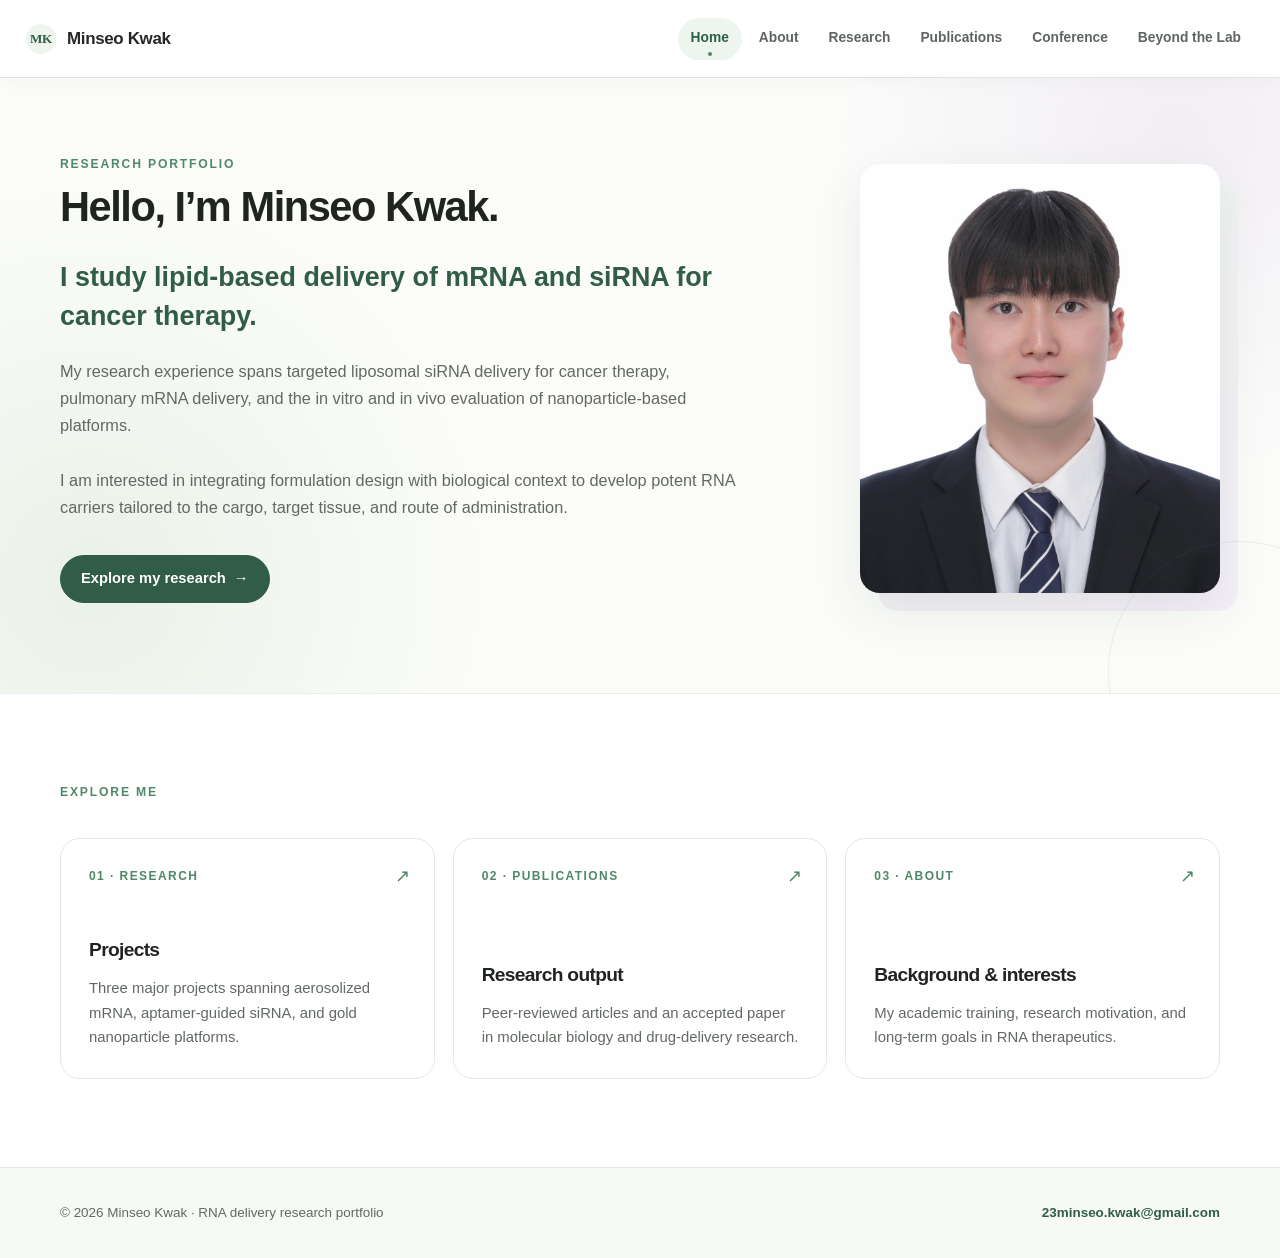
<file: index.html>
<!doctype html>
<html lang="en">
  <head>
    <meta charset="utf-8">
    <meta name="viewport" content="width=device-width, initial-scale=1">
    <meta name="description" content="Research portfolio of Minseo Kwak, focused on lipid-based mRNA and siRNA delivery for cancer therapy.">
    <meta name="theme-color" content="#ffffff">
    <title>Minseo Kwak | RNA Delivery Research</title>
    <link rel="icon" href="favicon.svg" type="image/svg+xml">
    <link rel="stylesheet" href="assets/site.css">
    <script src="assets/site.js" defer></script>
  </head>
  <body>
    <a class="skip-link" href="#main-content">Skip to content</a>
    <header class="site-header">
      <div class="nav-shell">
        <a class="brand" href="./" aria-label="Minseo Kwak home">
          <span class="brand-mark" aria-hidden="true">MK</span>
          <span>Minseo Kwak</span>
        </a>
        <nav class="desktop-nav" aria-label="Primary navigation">
          <a class="nav-link" href="./" aria-current="page">Home</a>
          <a class="nav-link" href="about/">About</a>
          <a class="nav-link" href="research/">Research</a>
          <a class="nav-link" href="publications/">Publications</a>
          <a class="nav-link" href="conference/">Conference</a>
          <a class="nav-link" href="beyond/">Beyond the Lab</a>
        </nav>
        <button class="menu-button" type="button" aria-label="Open navigation" aria-expanded="false" aria-controls="mobile-navigation" data-menu-button>
          <span class="menu-button-lines" aria-hidden="true"></span>
        </button>
      </div>
    </header>
    <nav class="mobile-nav" id="mobile-navigation" aria-label="Mobile navigation" data-mobile-nav>
      <div class="mobile-nav-inner">
        <a class="nav-link" href="./" aria-current="page">Home</a>
        <a class="nav-link" href="about/">About</a>
        <a class="nav-link" href="research/">Research</a>
        <a class="nav-link" href="publications/">Publications</a>
        <a class="nav-link" href="conference/">Conference</a>
        <a class="nav-link" href="beyond/">Beyond the Lab</a>
      </div>
    </nav>

    <main class="page-main" id="main-content">
      <section class="page-hero home-hero">
        <div class="container home-hero-grid">
          <div>
            <p class="eyebrow">Research portfolio</p>
            <h1>Hello, I’m Minseo Kwak.</h1>
            <p class="hero-lead">I study lipid-based delivery of mRNA and siRNA for cancer therapy.</p>
            <p class="hero-copy">My research experience spans targeted liposomal siRNA delivery for cancer therapy, pulmonary mRNA delivery, and the in vitro and in vivo evaluation of nanoparticle-based platforms.</p>
            <p class="hero-copy">I am interested in integrating formulation design with biological context to develop potent RNA carriers tailored to the cargo, target tissue, and route of administration.</p>
            <div class="hero-actions">
              <a class="button" href="research/">Explore my research <span aria-hidden="true">→</span></a>
            </div>
          </div>
          <div class="portrait-card">
            <img src="assets/headshot.jpg" alt="Portrait of Minseo Kwak">
          </div>
        </div>
      </section>

      <section class="section">
        <div class="container">
          <header class="section-heading">
            <p class="eyebrow">Explore Me</p>
          </header>
          <div class="quick-grid">
            <a class="quick-card" href="research/">
              <span>01 · Research</span>
              <div>
                <h3>Projects</h3>
                <p>Three major projects spanning aerosolized mRNA, aptamer-guided siRNA, and gold nanoparticle platforms.</p>
              </div>
            </a>
            <a class="quick-card" href="publications/">
              <span>02 · Publications</span>
              <div>
                <h3>Research output</h3>
                <p>Peer-reviewed articles and an accepted paper in molecular biology and drug-delivery research.</p>
              </div>
            </a>
            <a class="quick-card" href="about/">
              <span>03 · About</span>
              <div>
                <h3>Background &amp; interests</h3>
                <p>My academic training, research motivation, and long-term goals in RNA therapeutics.</p>
              </div>
            </a>
          </div>
        </div>
      </section>

    </main>

    <footer class="site-footer">
      <div class="footer-shell">
        <p>© 2026 Minseo Kwak · RNA delivery research portfolio</p>
        <a href="mailto:23minseo.kwak@gmail.com">23minseo.kwak@gmail.com</a>
      </div>
    </footer>
  </body>
</html>
</file>
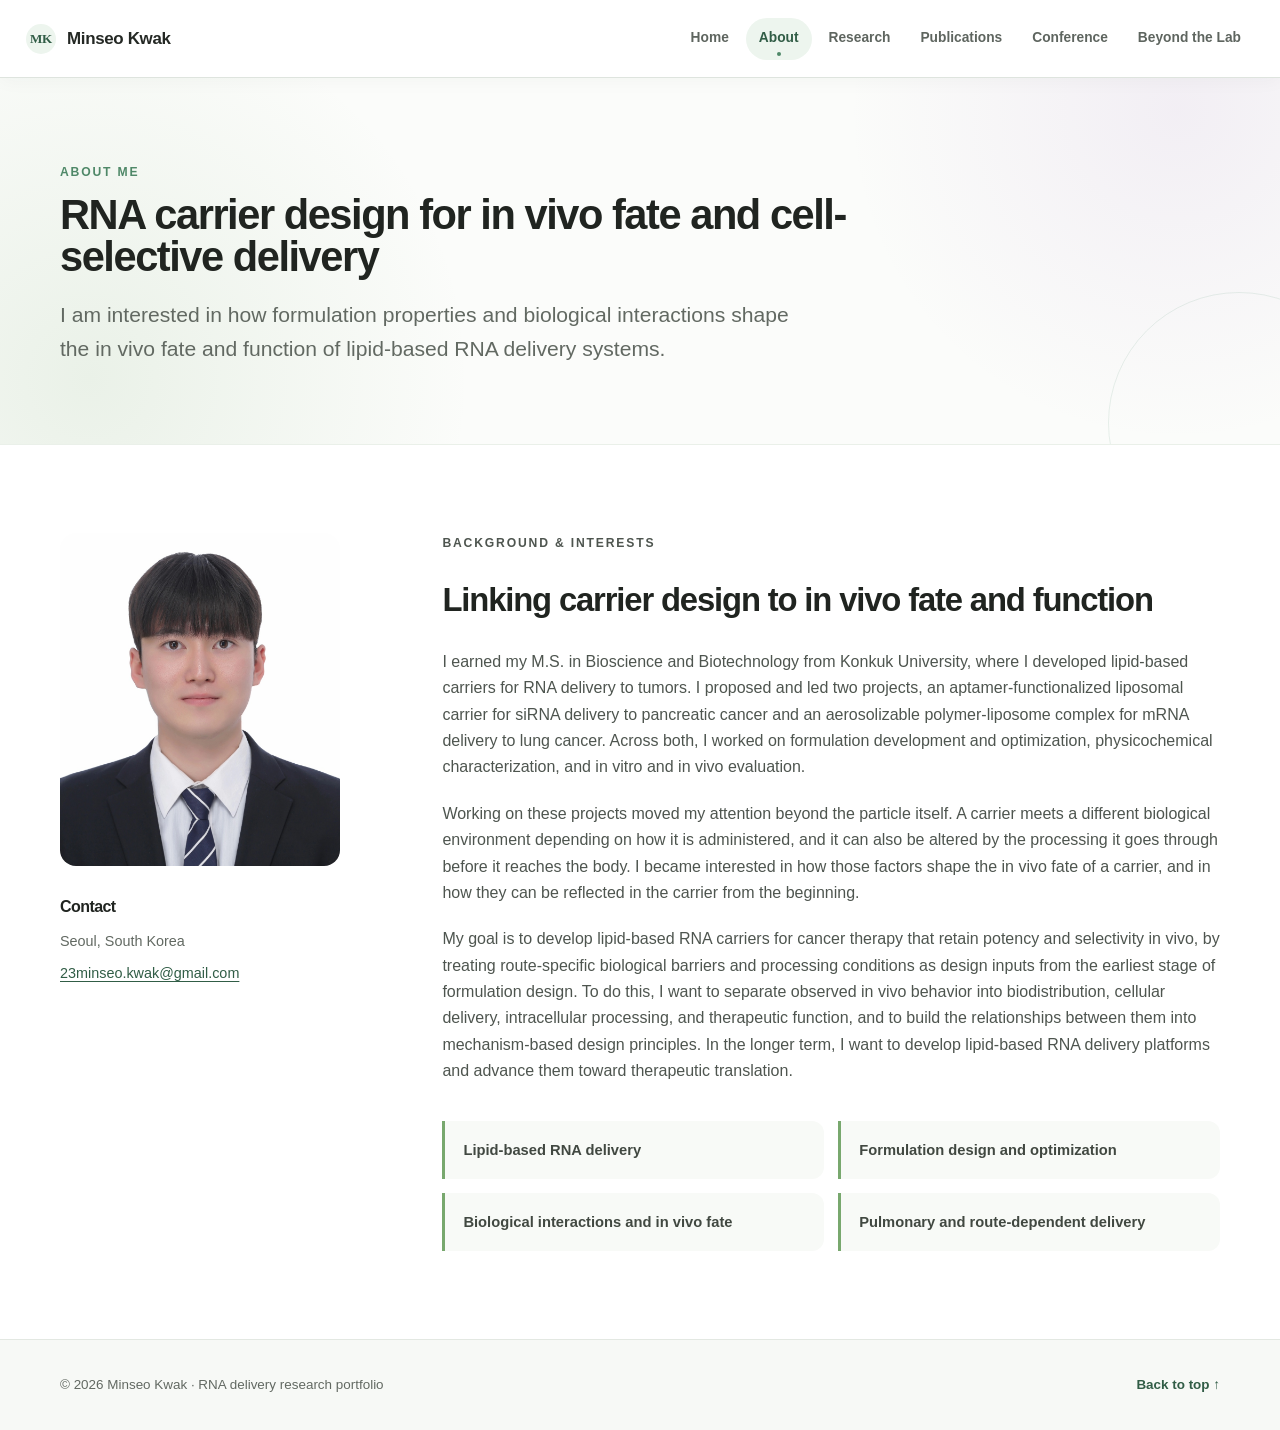
<file: about/index.html>
<!doctype html>
<html lang="en">
  <head>
    <meta charset="utf-8">
    <meta name="viewport" content="width=device-width, initial-scale=1">
    <meta name="description" content="Academic background, research interests, and goals of Minseo Kwak.">
    <meta name="theme-color" content="#ffffff">
    <title>About | Minseo Kwak</title>
    <link rel="icon" href="../favicon.svg" type="image/svg+xml">
    <link rel="stylesheet" href="../assets/site.css">
    <script src="../assets/site.js" defer></script>
  </head>
  <body>
    <a class="skip-link" href="#main-content">Skip to content</a>
    <header class="site-header">
      <div class="nav-shell">
        <a class="brand" href="../" aria-label="Minseo Kwak home"><span class="brand-mark" aria-hidden="true">MK</span><span>Minseo Kwak</span></a>
        <nav class="desktop-nav" aria-label="Primary navigation">
          <a class="nav-link" href="../">Home</a><a class="nav-link" href="../about/" aria-current="page">About</a><a class="nav-link" href="../research/">Research</a><a class="nav-link" href="../publications/">Publications</a><a class="nav-link" href="../conference/">Conference</a><a class="nav-link" href="../beyond/">Beyond the Lab</a>
        </nav>
        <button class="menu-button" type="button" aria-label="Open navigation" aria-expanded="false" aria-controls="mobile-navigation" data-menu-button><span class="menu-button-lines" aria-hidden="true"></span></button>
      </div>
    </header>
    <nav class="mobile-nav" id="mobile-navigation" aria-label="Mobile navigation" data-mobile-nav>
      <div class="mobile-nav-inner">
        <a class="nav-link" href="../">Home</a><a class="nav-link" href="../about/" aria-current="page">About</a><a class="nav-link" href="../research/">Research</a><a class="nav-link" href="../publications/">Publications</a><a class="nav-link" href="../conference/">Conference</a><a class="nav-link" href="../beyond/">Beyond the Lab</a>
      </div>
    </nav>

    <main class="page-main" id="main-content">
      <section class="page-hero about-hero">
        <div class="container">
          <p class="eyebrow">About me</p>
          <h1>RNA carrier design for in vivo fate and cell-selective delivery</h1>
          <p class="lead">I am interested in how formulation properties and biological interactions shape the in vivo fate and function of lipid-based RNA delivery systems.</p>
        </div>
      </section>

      <section class="section">
        <div class="container profile-grid">
          <aside class="profile-aside">
            <img src="../assets/headshot.jpg" alt="Portrait of Minseo Kwak">
            <div>
              <h2>Contact</h2>
              <ul class="contact-list">
                <li>Seoul, South Korea</li>
                <li><a href="mailto:23minseo.kwak@gmail.com">23minseo.kwak@gmail.com</a></li>
              </ul>
            </div>
          </aside>
          <div class="profile-copy">
            <p class="eyebrow">Background &amp; interests</p>
            <h2>Linking carrier design to in vivo fate and function</h2>
            <p>I earned my M.S. in Bioscience and Biotechnology from Konkuk University, where I developed lipid-based carriers for RNA delivery to tumors. I proposed and led two projects, an aptamer-functionalized liposomal carrier for siRNA delivery to pancreatic cancer and an aerosolizable polymer-liposome complex for mRNA delivery to lung cancer. Across both, I worked on formulation development and optimization, physicochemical characterization, and in vitro and in vivo evaluation.</p>
            <p>Working on these projects moved my attention beyond the particle itself. A carrier meets a different biological environment depending on how it is administered, and it can also be altered by the processing it goes through before it reaches the body. I became interested in how those factors shape the in vivo fate of a carrier, and in how they can be reflected in the carrier from the beginning.</p>
            <p>My goal is to develop lipid-based RNA carriers for cancer therapy that retain potency and selectivity in vivo, by treating route-specific biological barriers and processing conditions as design inputs from the earliest stage of formulation design. To do this, I want to separate observed in vivo behavior into biodistribution, cellular delivery, intracellular processing, and therapeutic function, and to build the relationships between them into mechanism-based design principles. In the longer term, I want to develop lipid-based RNA delivery platforms and advance them toward therapeutic translation.</p>
            <ul class="interest-list" aria-label="Research interests">
              <li>Lipid-based RNA delivery</li>
              <li>Formulation design and optimization</li>
              <li>Biological interactions and in vivo fate</li>
              <li>Pulmonary and route-dependent delivery</li>
            </ul>
          </div>
        </div>
      </section>

    </main>

    <footer class="site-footer"><div class="footer-shell"><p>© 2026 Minseo Kwak · RNA delivery research portfolio</p><a href="#main-content">Back to top ↑</a></div></footer>
  </body>
</html>
</file>
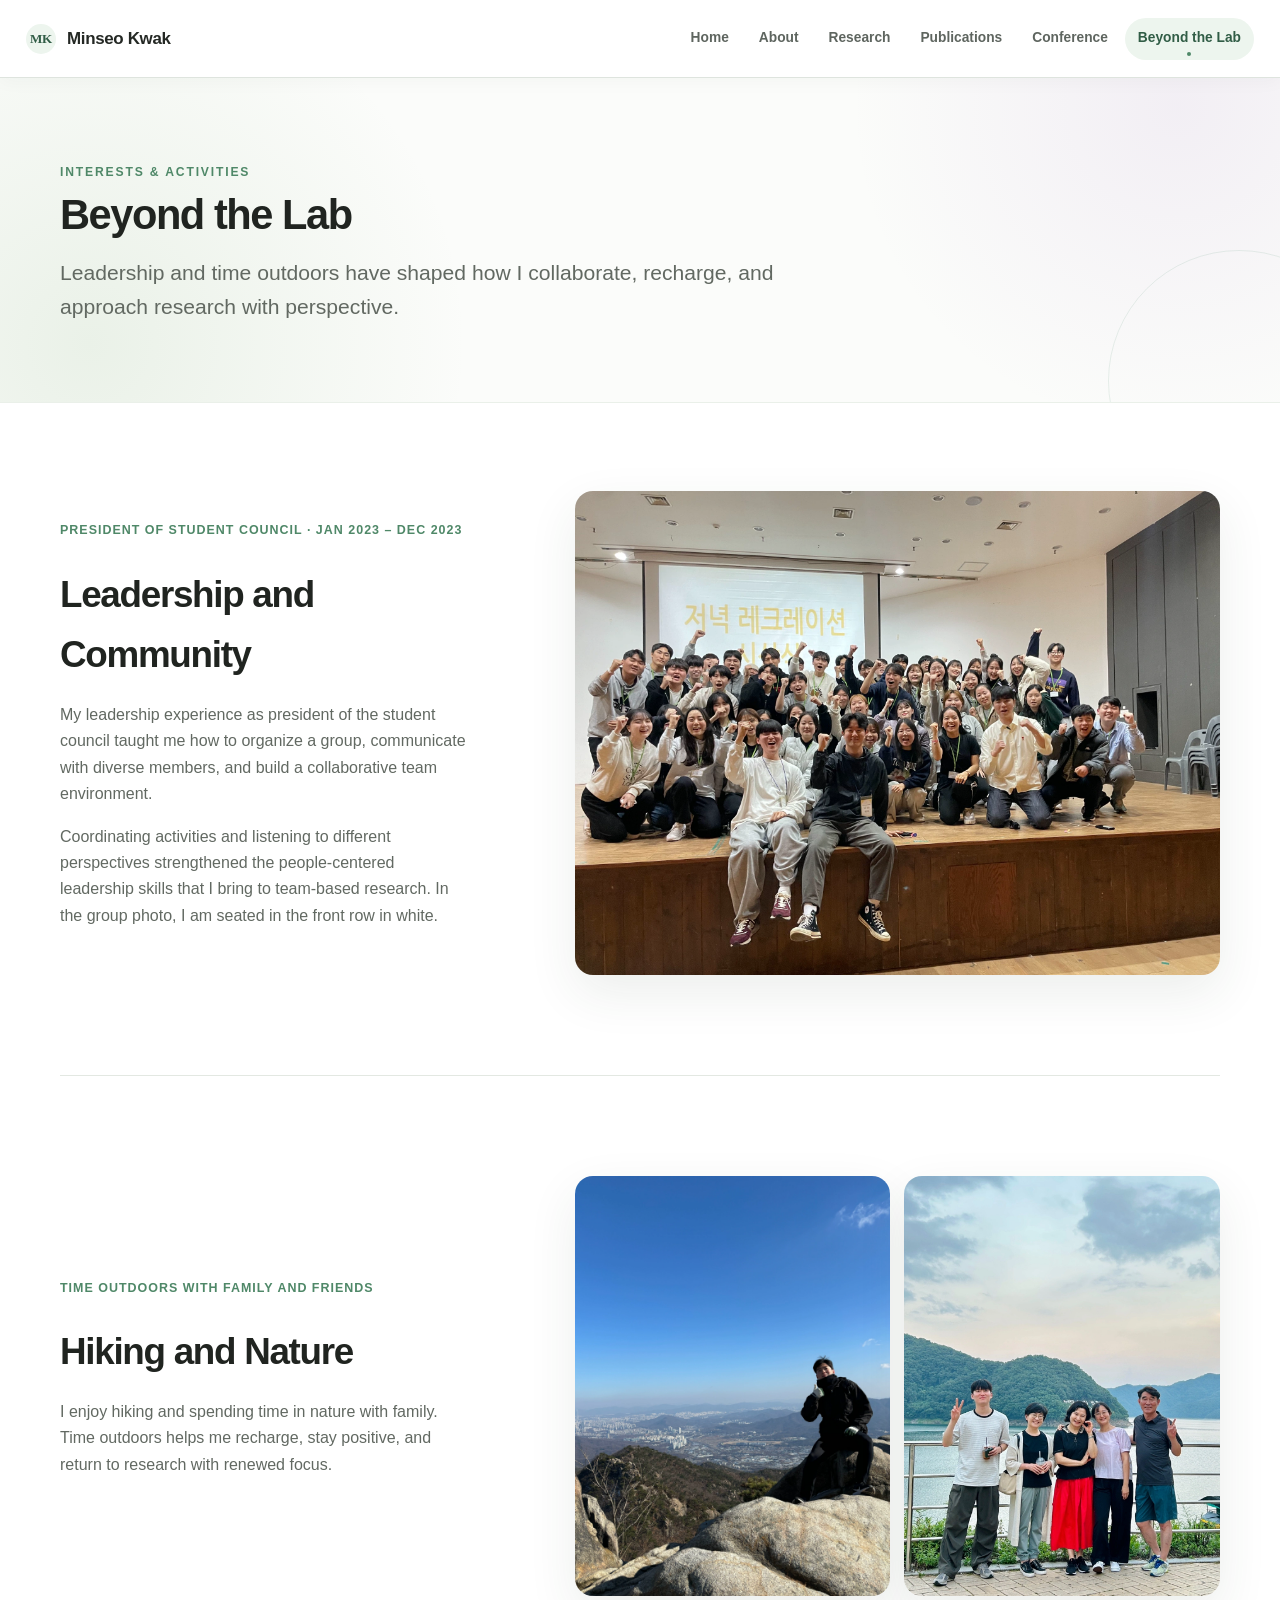
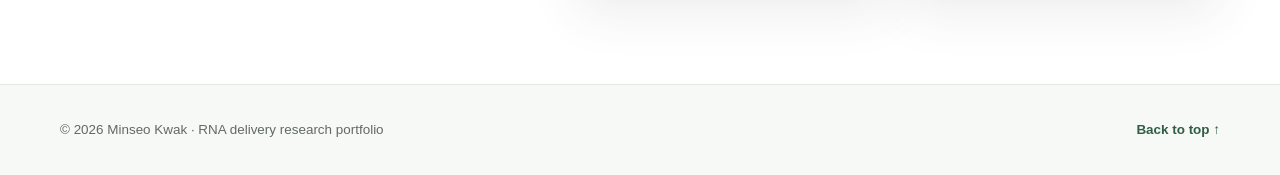
<file: beyond/index.html>
<!doctype html>
<html lang="en">
  <head>
    <meta charset="utf-8">
    <meta name="viewport" content="width=device-width, initial-scale=1">
    <meta name="description" content="Leadership, community, hiking, and life beyond the laboratory for Minseo Kwak.">
    <meta name="theme-color" content="#ffffff">
    <title>Beyond the Lab | Minseo Kwak</title>
    <link rel="icon" href="../favicon.svg" type="image/svg+xml">
    <link rel="stylesheet" href="../assets/site.css">
    <script src="../assets/site.js" defer></script>
  </head>
  <body>
    <a class="skip-link" href="#main-content">Skip to content</a>
    <header class="site-header">
      <div class="nav-shell">
        <a class="brand" href="../" aria-label="Minseo Kwak home"><span class="brand-mark" aria-hidden="true">MK</span><span>Minseo Kwak</span></a>
        <nav class="desktop-nav" aria-label="Primary navigation">
          <a class="nav-link" href="../">Home</a><a class="nav-link" href="../about/">About</a><a class="nav-link" href="../research/">Research</a><a class="nav-link" href="../publications/">Publications</a><a class="nav-link" href="../conference/">Conference</a><a class="nav-link" href="../beyond/" aria-current="page">Beyond the Lab</a>
        </nav>
        <button class="menu-button" type="button" aria-label="Open navigation" aria-expanded="false" aria-controls="mobile-navigation" data-menu-button><span class="menu-button-lines" aria-hidden="true"></span></button>
      </div>
    </header>
    <nav class="mobile-nav" id="mobile-navigation" aria-label="Mobile navigation" data-mobile-nav>
      <div class="mobile-nav-inner">
        <a class="nav-link" href="../">Home</a><a class="nav-link" href="../about/">About</a><a class="nav-link" href="../research/">Research</a><a class="nav-link" href="../publications/">Publications</a><a class="nav-link" href="../conference/">Conference</a><a class="nav-link" href="../beyond/" aria-current="page">Beyond the Lab</a>
      </div>
    </nav>

    <main class="page-main" id="main-content">
      <section class="page-hero compact-page-hero">
        <div class="container">
          <p class="eyebrow">Interests &amp; activities</p>
          <h1>Beyond the Lab</h1>
          <p class="lead">Leadership and time outdoors have shaped how I collaborate, recharge, and approach research with perspective.</p>
        </div>
      </section>

      <section class="section">
        <div class="container">
          <article class="activity-section">
            <div class="activity-copy">
              <p class="activity-meta">President of Student Council · Jan 2023 – Dec 2023</p>
              <h2>Leadership and Community</h2>
              <p>My leadership experience as president of the student council taught me how to organize a group, communicate with diverse members, and build a collaborative team environment.</p>
              <p>Coordinating activities and listening to different perspectives strengthened the people-centered leadership skills that I bring to team-based research. In the group photo, I am seated in the front row in white.</p>
            </div>
            <div class="activity-gallery single">
              <img src="../assets/leadership-group-hq.webp" alt="Student council group during a recreational program" loading="lazy" decoding="async">
            </div>
          </article>

          <article class="activity-section">
            <div class="activity-copy">
              <p class="activity-meta">Time outdoors with family and friends</p>
              <h2>Hiking and Nature</h2>
              <p>I enjoy hiking and spending time in nature with family. Time outdoors helps me recharge, stay positive, and return to research with renewed focus.</p>
            </div>
            <div class="activity-gallery">
              <img src="../assets/hiking-summit-hq.webp" alt="Minseo Kwak hiking on a mountain summit" loading="lazy" decoding="async">
              <img src="../assets/hiking-family-hq.webp" alt="Minseo Kwak spending time outdoors with family by a mountain lake" loading="lazy" decoding="async">
            </div>
          </article>
        </div>
      </section>
    </main>

    <footer class="site-footer"><div class="footer-shell"><p>© 2026 Minseo Kwak · RNA delivery research portfolio</p><a href="#main-content">Back to top ↑</a></div></footer>
  </body>
</html>
</file>
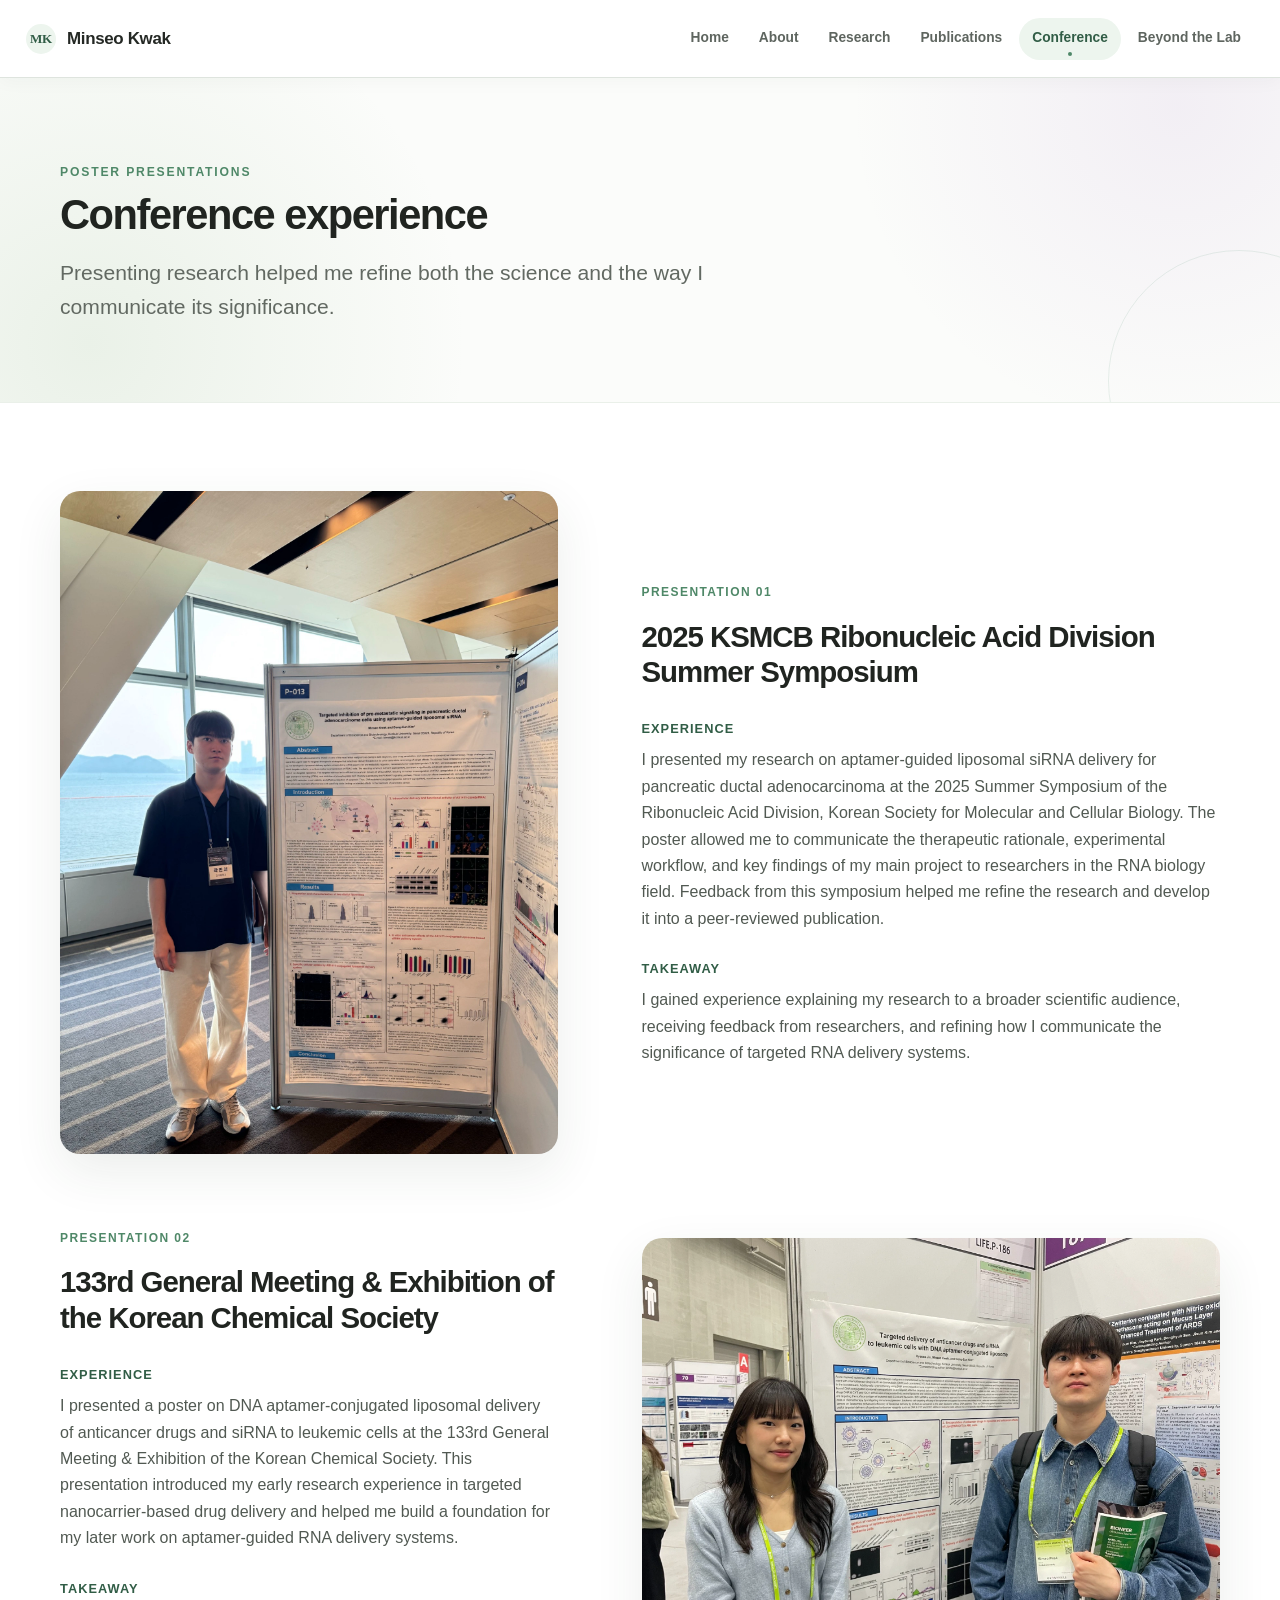
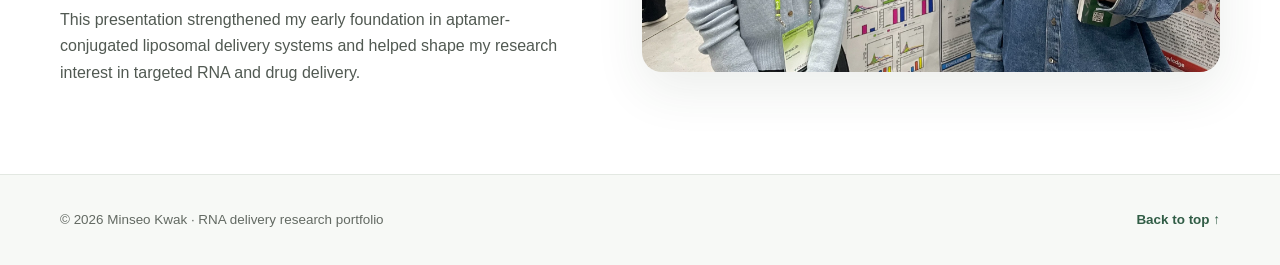
<file: conference/index.html>
<!doctype html>
<html lang="en">
  <head>
    <meta charset="utf-8">
    <meta name="viewport" content="width=device-width, initial-scale=1">
    <meta name="description" content="Conference poster presentations and scientific communication experience of Minseo Kwak.">
    <meta name="theme-color" content="#ffffff">
    <title>Conference | Minseo Kwak</title>
    <link rel="icon" href="../favicon.svg" type="image/svg+xml">
    <link rel="stylesheet" href="../assets/site.css">
    <script src="../assets/site.js" defer></script>
  </head>
  <body>
    <a class="skip-link" href="#main-content">Skip to content</a>
    <header class="site-header">
      <div class="nav-shell">
        <a class="brand" href="../" aria-label="Minseo Kwak home"><span class="brand-mark" aria-hidden="true">MK</span><span>Minseo Kwak</span></a>
        <nav class="desktop-nav" aria-label="Primary navigation">
          <a class="nav-link" href="../">Home</a><a class="nav-link" href="../about/">About</a><a class="nav-link" href="../research/">Research</a><a class="nav-link" href="../publications/">Publications</a><a class="nav-link" href="../conference/" aria-current="page">Conference</a><a class="nav-link" href="../beyond/">Beyond the Lab</a>
        </nav>
        <button class="menu-button" type="button" aria-label="Open navigation" aria-expanded="false" aria-controls="mobile-navigation" data-menu-button><span class="menu-button-lines" aria-hidden="true"></span></button>
      </div>
    </header>
    <nav class="mobile-nav" id="mobile-navigation" aria-label="Mobile navigation" data-mobile-nav>
      <div class="mobile-nav-inner">
        <a class="nav-link" href="../">Home</a><a class="nav-link" href="../about/">About</a><a class="nav-link" href="../research/">Research</a><a class="nav-link" href="../publications/">Publications</a><a class="nav-link" href="../conference/" aria-current="page">Conference</a><a class="nav-link" href="../beyond/">Beyond the Lab</a>
      </div>
    </nav>

    <main class="page-main" id="main-content">
      <section class="page-hero compact-page-hero">
        <div class="container">
          <p class="eyebrow">Poster presentations</p>
          <h1>Conference experience</h1>
          <p class="lead">Presenting research helped me refine both the science and the way I communicate its significance.</p>
        </div>
      </section>

      <section class="section">
        <div class="container conference-list">
          <article class="conference-card">
            <div class="conference-image"><img src="../assets/conference-ksmcb-hq.webp" alt="Minseo Kwak presenting a research poster at the KSMCB symposium" loading="lazy" decoding="async"></div>
            <div class="conference-copy">
              <span class="conference-number">Presentation 01</span>
              <h2>2025 KSMCB Ribonucleic Acid Division Summer Symposium</h2>
              <h3>Experience</h3>
              <p>I presented my research on aptamer-guided liposomal siRNA delivery for pancreatic ductal adenocarcinoma at the 2025 Summer Symposium of the Ribonucleic Acid Division, Korean Society for Molecular and Cellular Biology. The poster allowed me to communicate the therapeutic rationale, experimental workflow, and key findings of my main project to researchers in the RNA biology field. Feedback from this symposium helped me refine the research and develop it into a peer-reviewed publication.</p>
              <h3>Takeaway</h3>
              <p>I gained experience explaining my research to a broader scientific audience, receiving feedback from researchers, and refining how I communicate the significance of targeted RNA delivery systems.</p>
            </div>
          </article>

          <article class="conference-card">
            <div class="conference-image"><img src="../assets/conference-kcs-hq.webp" alt="Minseo Kwak and a colleague at the Korean Chemical Society poster session" loading="lazy" decoding="async"></div>
            <div class="conference-copy">
              <span class="conference-number">Presentation 02</span>
              <h2>133rd General Meeting &amp; Exhibition of the Korean Chemical Society</h2>
              <h3>Experience</h3>
              <p>I presented a poster on DNA aptamer-conjugated liposomal delivery of anticancer drugs and siRNA to leukemic cells at the 133rd General Meeting &amp; Exhibition of the Korean Chemical Society. This presentation introduced my early research experience in targeted nanocarrier-based drug delivery and helped me build a foundation for my later work on aptamer-guided RNA delivery systems.</p>
              <h3>Takeaway</h3>
              <p>This presentation strengthened my early foundation in aptamer-conjugated liposomal delivery systems and helped shape my research interest in targeted RNA and drug delivery.</p>
            </div>
          </article>
        </div>
      </section>
    </main>

    <footer class="site-footer"><div class="footer-shell"><p>© 2026 Minseo Kwak · RNA delivery research portfolio</p><a href="#main-content">Back to top ↑</a></div></footer>
  </body>
</html>
</file>
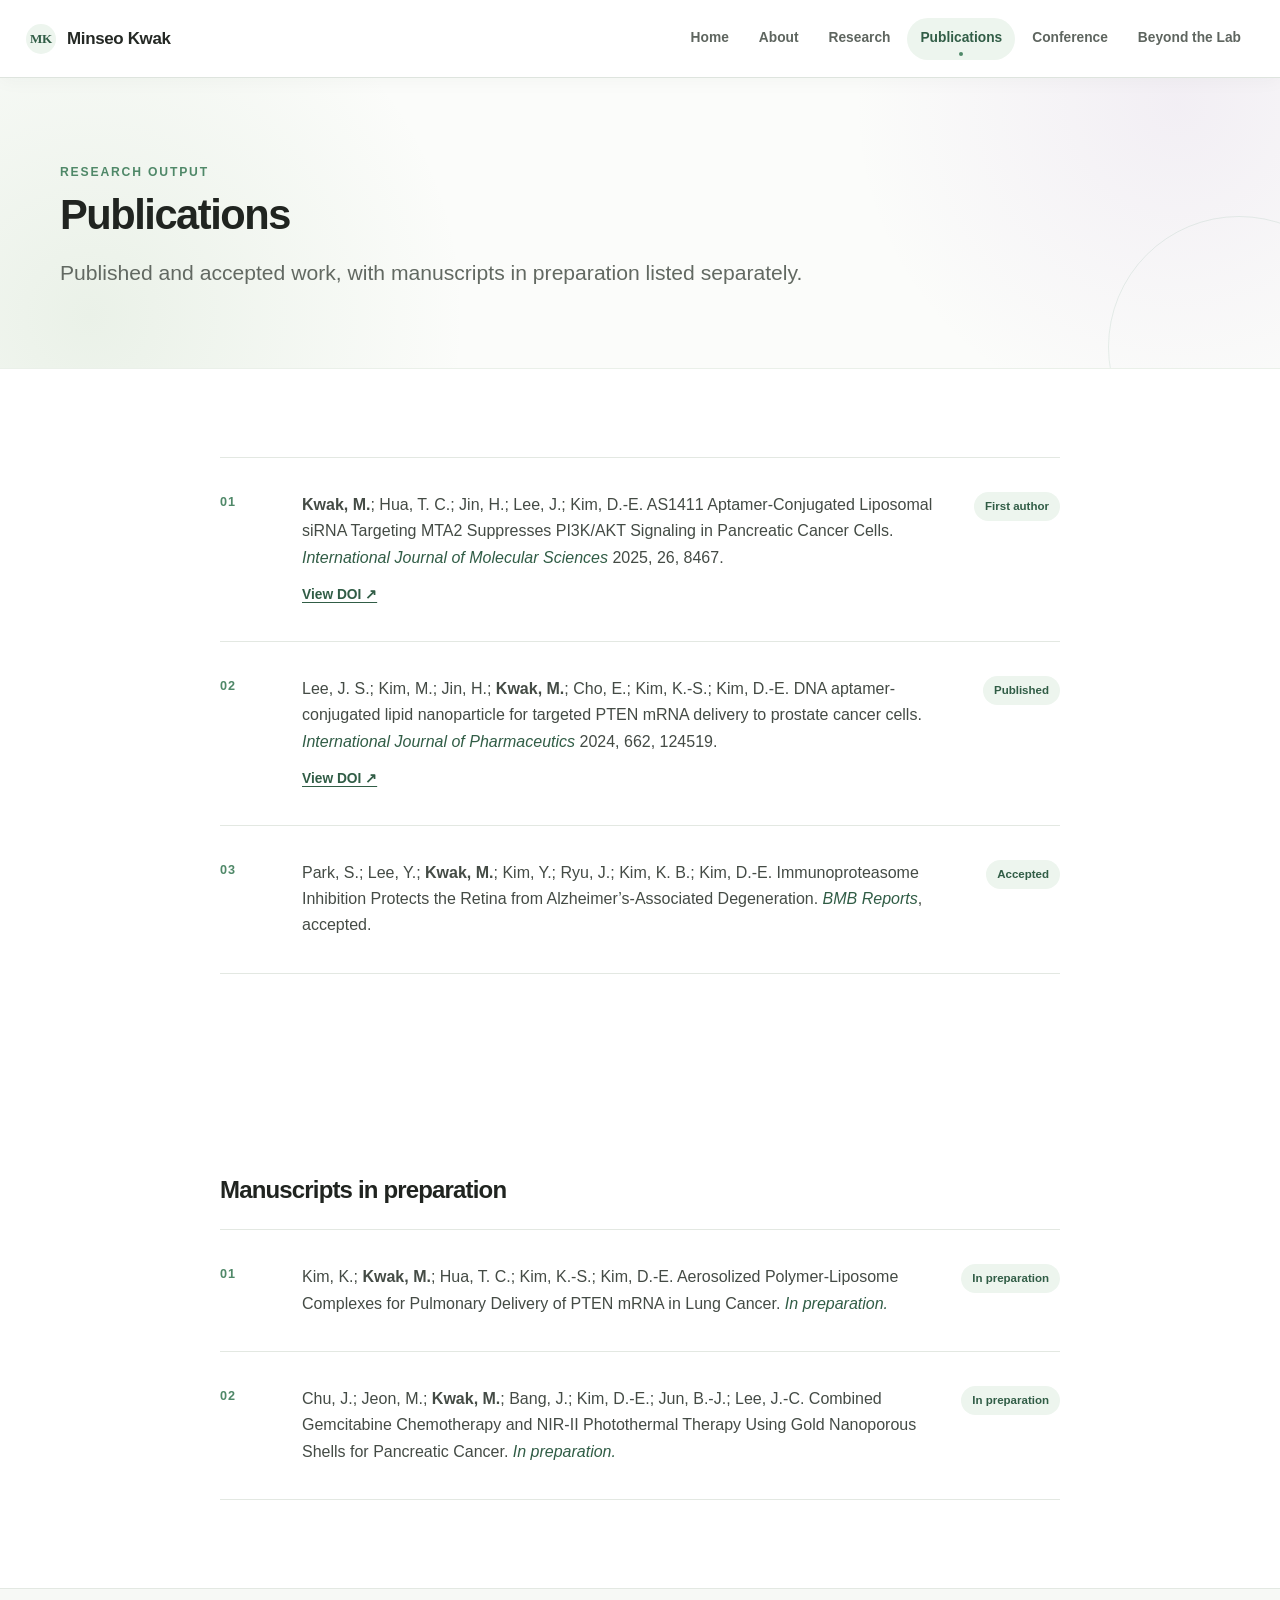
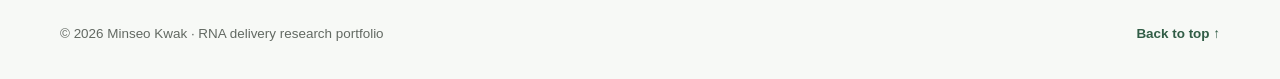
<file: publications/index.html>
<!doctype html>
<html lang="en">
  <head>
    <meta charset="utf-8">
    <meta name="viewport" content="width=device-width, initial-scale=1">
    <meta name="description" content="Publications and manuscripts by Minseo Kwak in RNA delivery, pharmaceutics, and molecular biology.">
    <meta name="theme-color" content="#ffffff">
    <title>Publications | Minseo Kwak</title>
    <link rel="icon" href="../favicon.svg" type="image/svg+xml">
    <link rel="stylesheet" href="../assets/site.css">
    <script src="../assets/site.js" defer></script>
  </head>
  <body>
    <a class="skip-link" href="#main-content">Skip to content</a>
    <header class="site-header">
      <div class="nav-shell">
        <a class="brand" href="../" aria-label="Minseo Kwak home"><span class="brand-mark" aria-hidden="true">MK</span><span>Minseo Kwak</span></a>
        <nav class="desktop-nav" aria-label="Primary navigation">
          <a class="nav-link" href="../">Home</a><a class="nav-link" href="../about/">About</a><a class="nav-link" href="../research/">Research</a><a class="nav-link" href="../publications/" aria-current="page">Publications</a><a class="nav-link" href="../conference/">Conference</a><a class="nav-link" href="../beyond/">Beyond the Lab</a>
        </nav>
        <button class="menu-button" type="button" aria-label="Open navigation" aria-expanded="false" aria-controls="mobile-navigation" data-menu-button><span class="menu-button-lines" aria-hidden="true"></span></button>
      </div>
    </header>
    <nav class="mobile-nav" id="mobile-navigation" aria-label="Mobile navigation" data-mobile-nav>
      <div class="mobile-nav-inner">
        <a class="nav-link" href="../">Home</a><a class="nav-link" href="../about/">About</a><a class="nav-link" href="../research/">Research</a><a class="nav-link" href="../publications/" aria-current="page">Publications</a><a class="nav-link" href="../conference/">Conference</a><a class="nav-link" href="../beyond/">Beyond the Lab</a>
      </div>
    </nav>

    <main class="page-main" id="main-content">
      <section class="page-hero compact-page-hero">
        <div class="container">
          <p class="eyebrow">Research output</p>
          <h1>Publications</h1>
          <p class="lead">Published and accepted work, with manuscripts in preparation listed separately.</p>
        </div>
      </section>
      <section class="section">
        <div class="narrow">
          <ol class="publication-list">
            <li class="publication-item">
              <div>
                <p><strong>Kwak, M.</strong>; Hua, T. C.; Jin, H.; Lee, J.; Kim, D.-E. AS1411 Aptamer-Conjugated Liposomal siRNA Targeting MTA2 Suppresses PI3K/AKT Signaling in Pancreatic Cancer Cells. <em>International Journal of Molecular Sciences</em> 2025, 26, 8467.</p>
                <div class="paper-links"><a href="https://doi.org/10.3390/ijms26178467" target="_blank" rel="noreferrer">View DOI ↗</a></div>
              </div>
              <span class="paper-badge">First author</span>
            </li>
            <li class="publication-item">
              <div>
                <p>Lee, J. S.; Kim, M.; Jin, H.; <strong>Kwak, M.</strong>; Cho, E.; Kim, K.-S.; Kim, D.-E. DNA aptamer-conjugated lipid nanoparticle for targeted PTEN mRNA delivery to prostate cancer cells. <em>International Journal of Pharmaceutics</em> 2024, 662, 124519.</p>
                <div class="paper-links"><a href="https://doi.org/10.1016/j.ijpharm.2024.124519" target="_blank" rel="noreferrer">View DOI ↗</a></div>
              </div>
              <span class="paper-badge">Published</span>
            </li>
            <li class="publication-item">
              <div>
                <p>Park, S.; Lee, Y.; <strong>Kwak, M.</strong>; Kim, Y.; Ryu, J.; Kim, K. B.; Kim, D.-E. Immunoproteasome Inhibition Protects the Retina from Alzheimer’s-Associated Degeneration. <em>BMB Reports</em>, accepted.</p>
              </div>
              <span class="paper-badge">Accepted</span>
            </li>
          </ol>
        </div>
      </section>
      <section class="section" aria-labelledby="manuscripts-in-preparation">
        <div class="narrow">
          <h2 id="manuscripts-in-preparation">Manuscripts in preparation</h2>
          <ol class="publication-list">
            <li class="publication-item">
              <div>
                <p>Kim, K.; <strong>Kwak, M.</strong>; Hua, T. C.; Kim, K.-S.; Kim, D.-E. Aerosolized Polymer-Liposome Complexes for Pulmonary Delivery of PTEN mRNA in Lung Cancer. <em>In preparation.</em></p>
              </div>
              <span class="paper-badge">In preparation</span>
            </li>
            <li class="publication-item">
              <div>
                <p>Chu, J.; Jeon, M.; <strong>Kwak, M.</strong>; Bang, J.; Kim, D.-E.; Jun, B.-J.; Lee, J.-C. Combined Gemcitabine Chemotherapy and NIR-II Photothermal Therapy Using Gold Nanoporous Shells for Pancreatic Cancer. <em>In preparation.</em></p>
              </div>
              <span class="paper-badge">In preparation</span>
            </li>
          </ol>
        </div>
      </section>
    </main>
    <footer class="site-footer"><div class="footer-shell"><p>© 2026 Minseo Kwak · RNA delivery research portfolio</p><a href="#main-content">Back to top ↑</a></div></footer>
  </body>
</html>
</file>
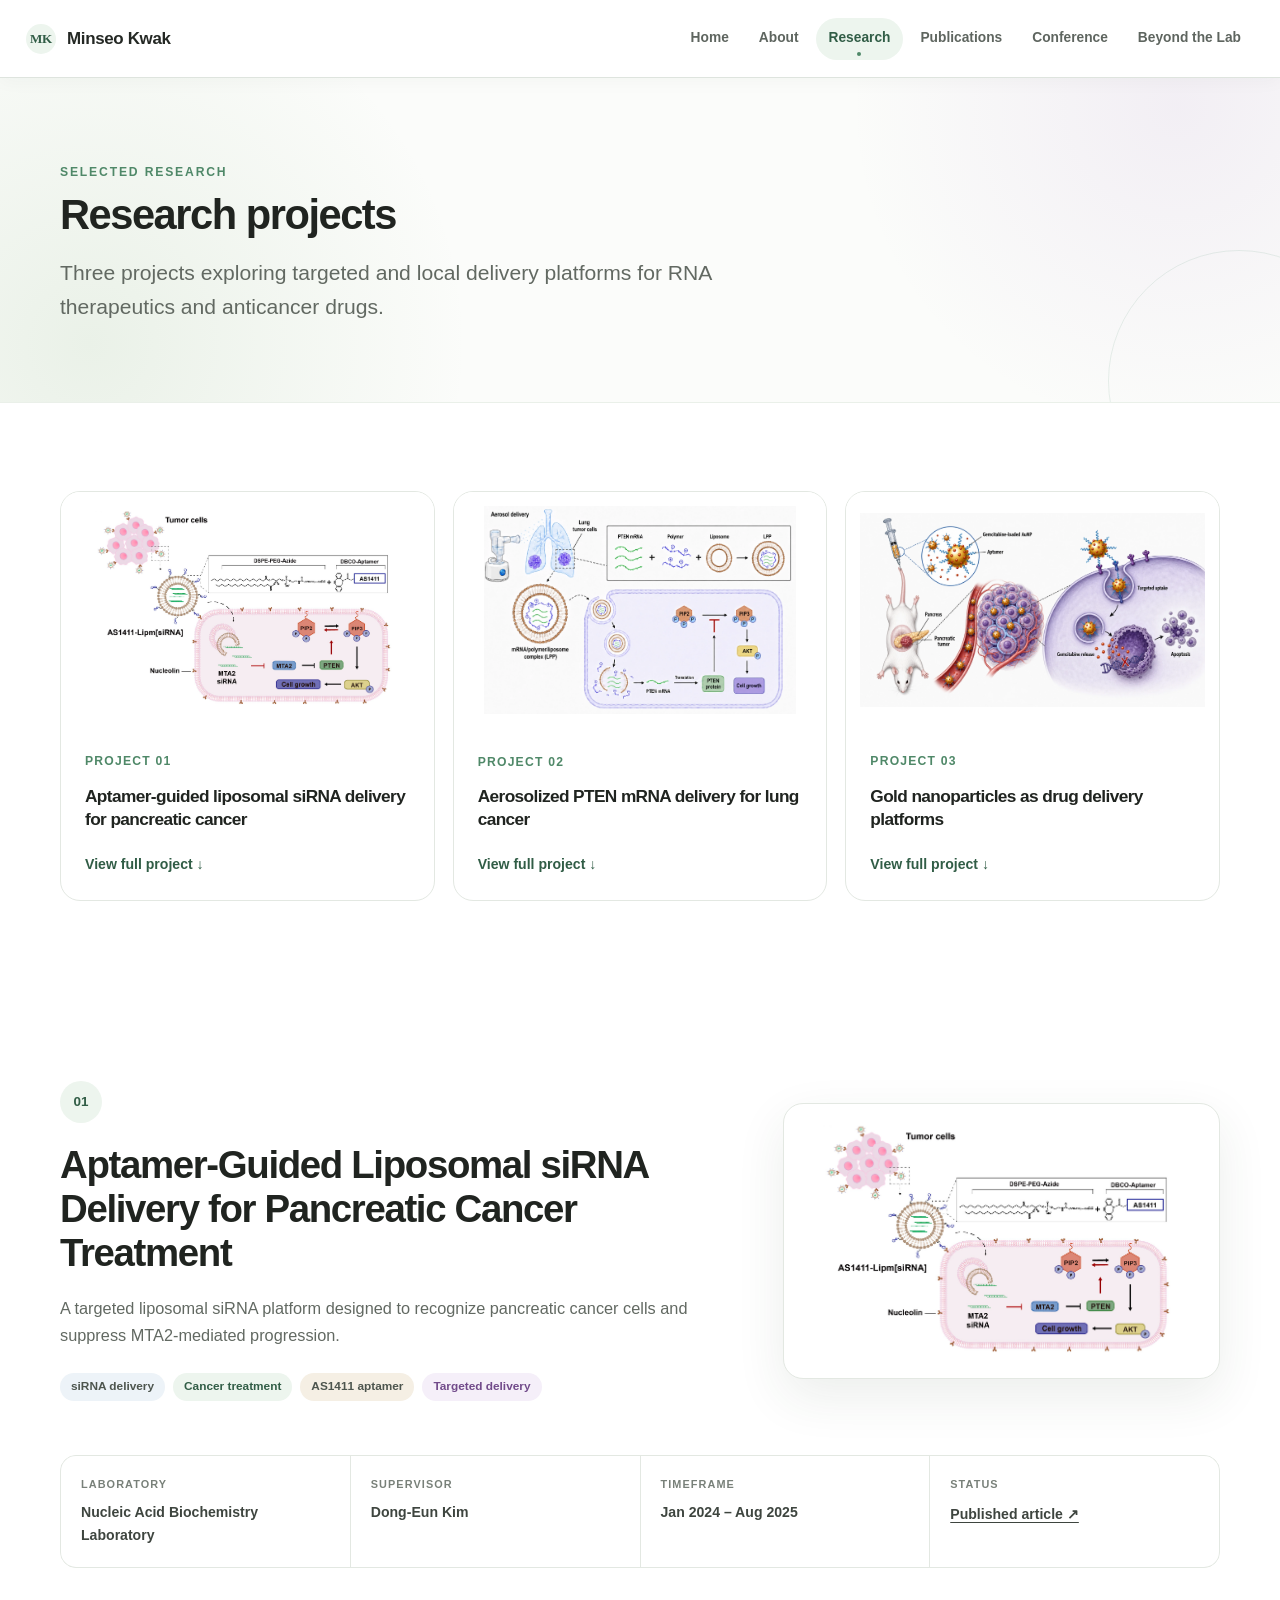
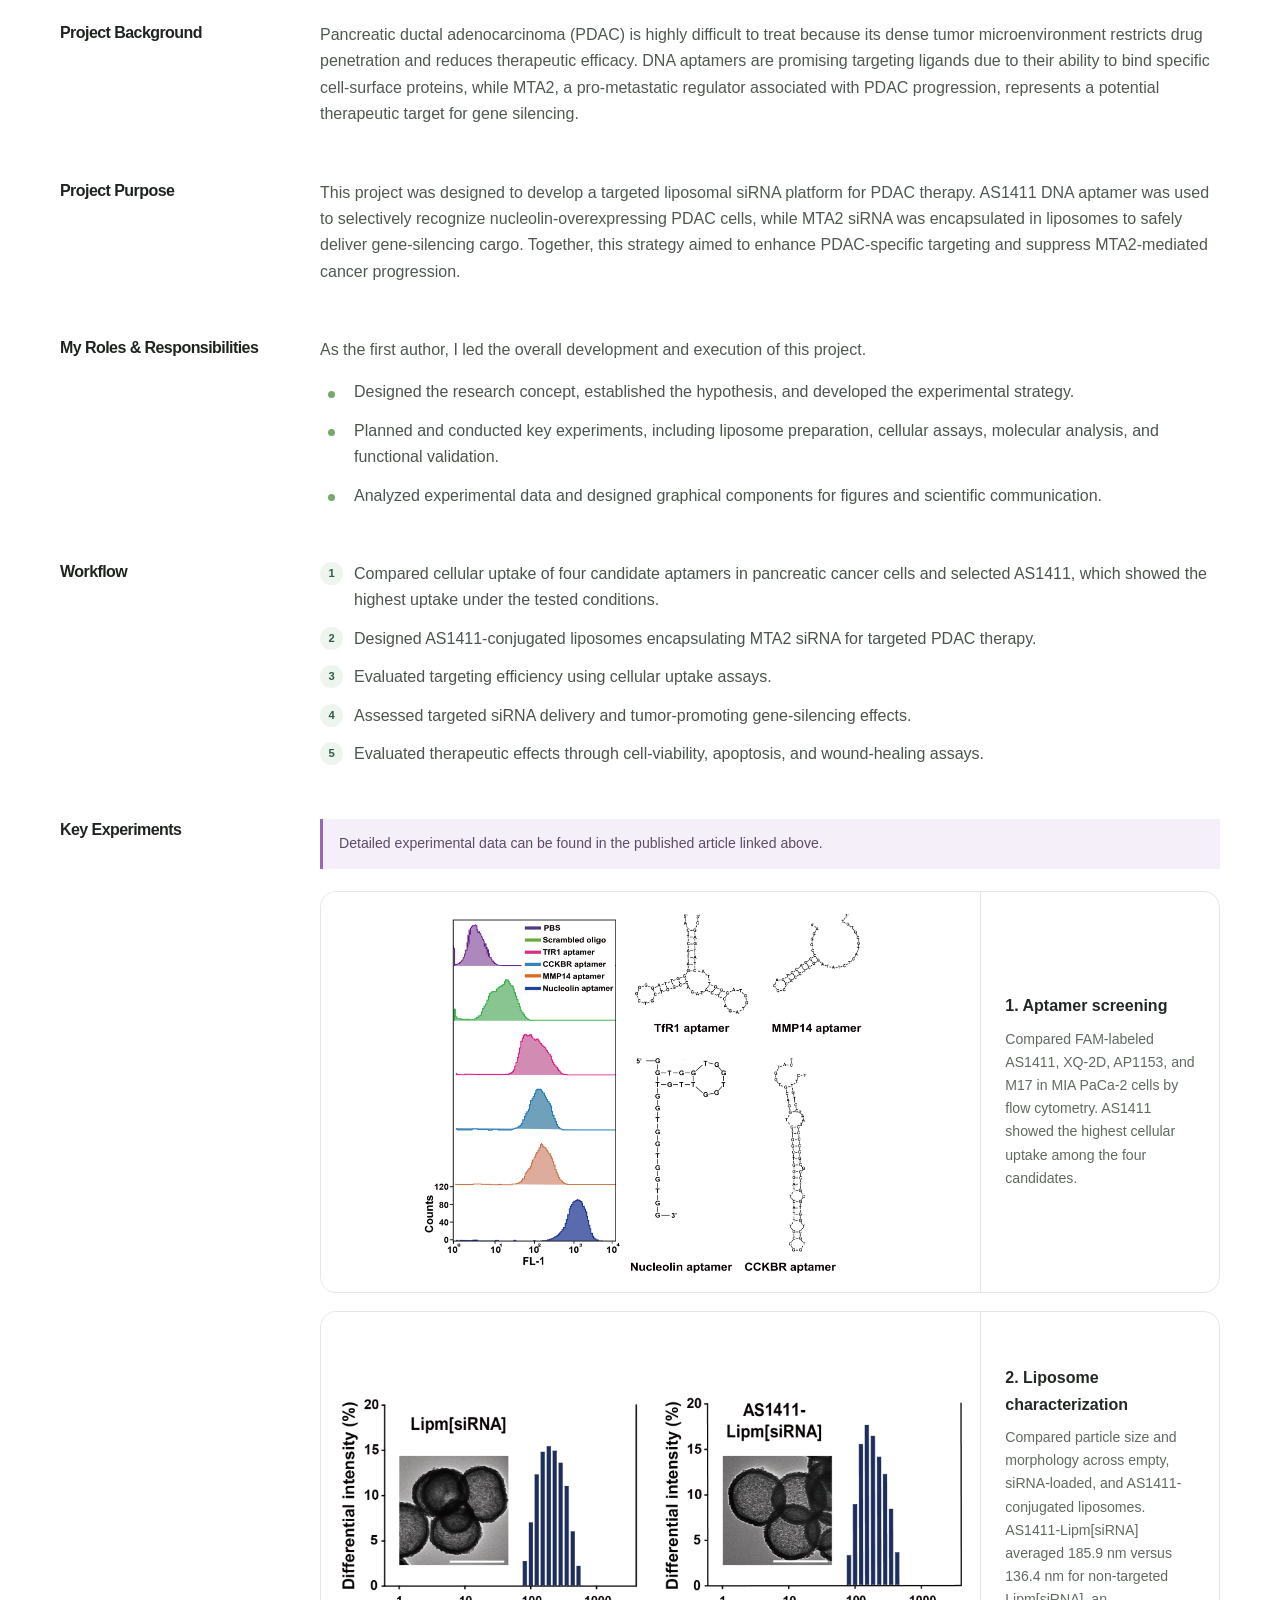
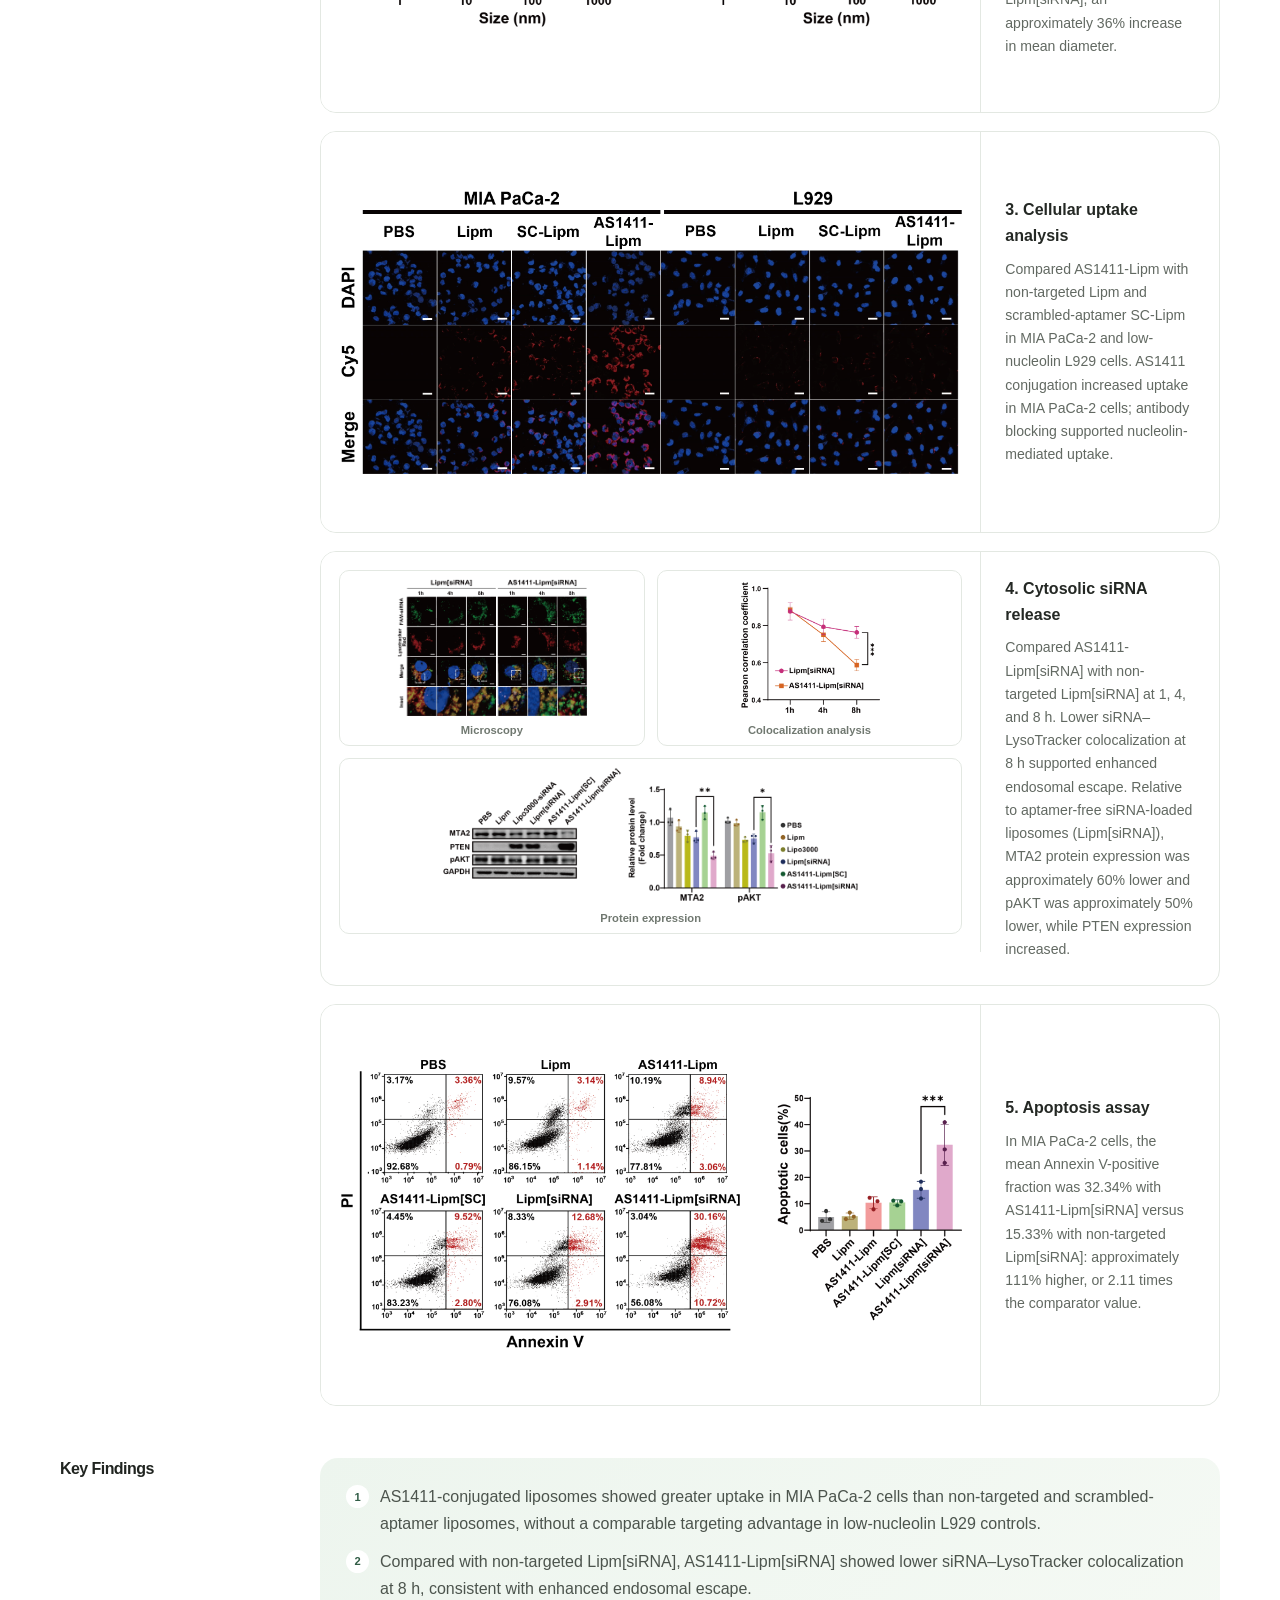
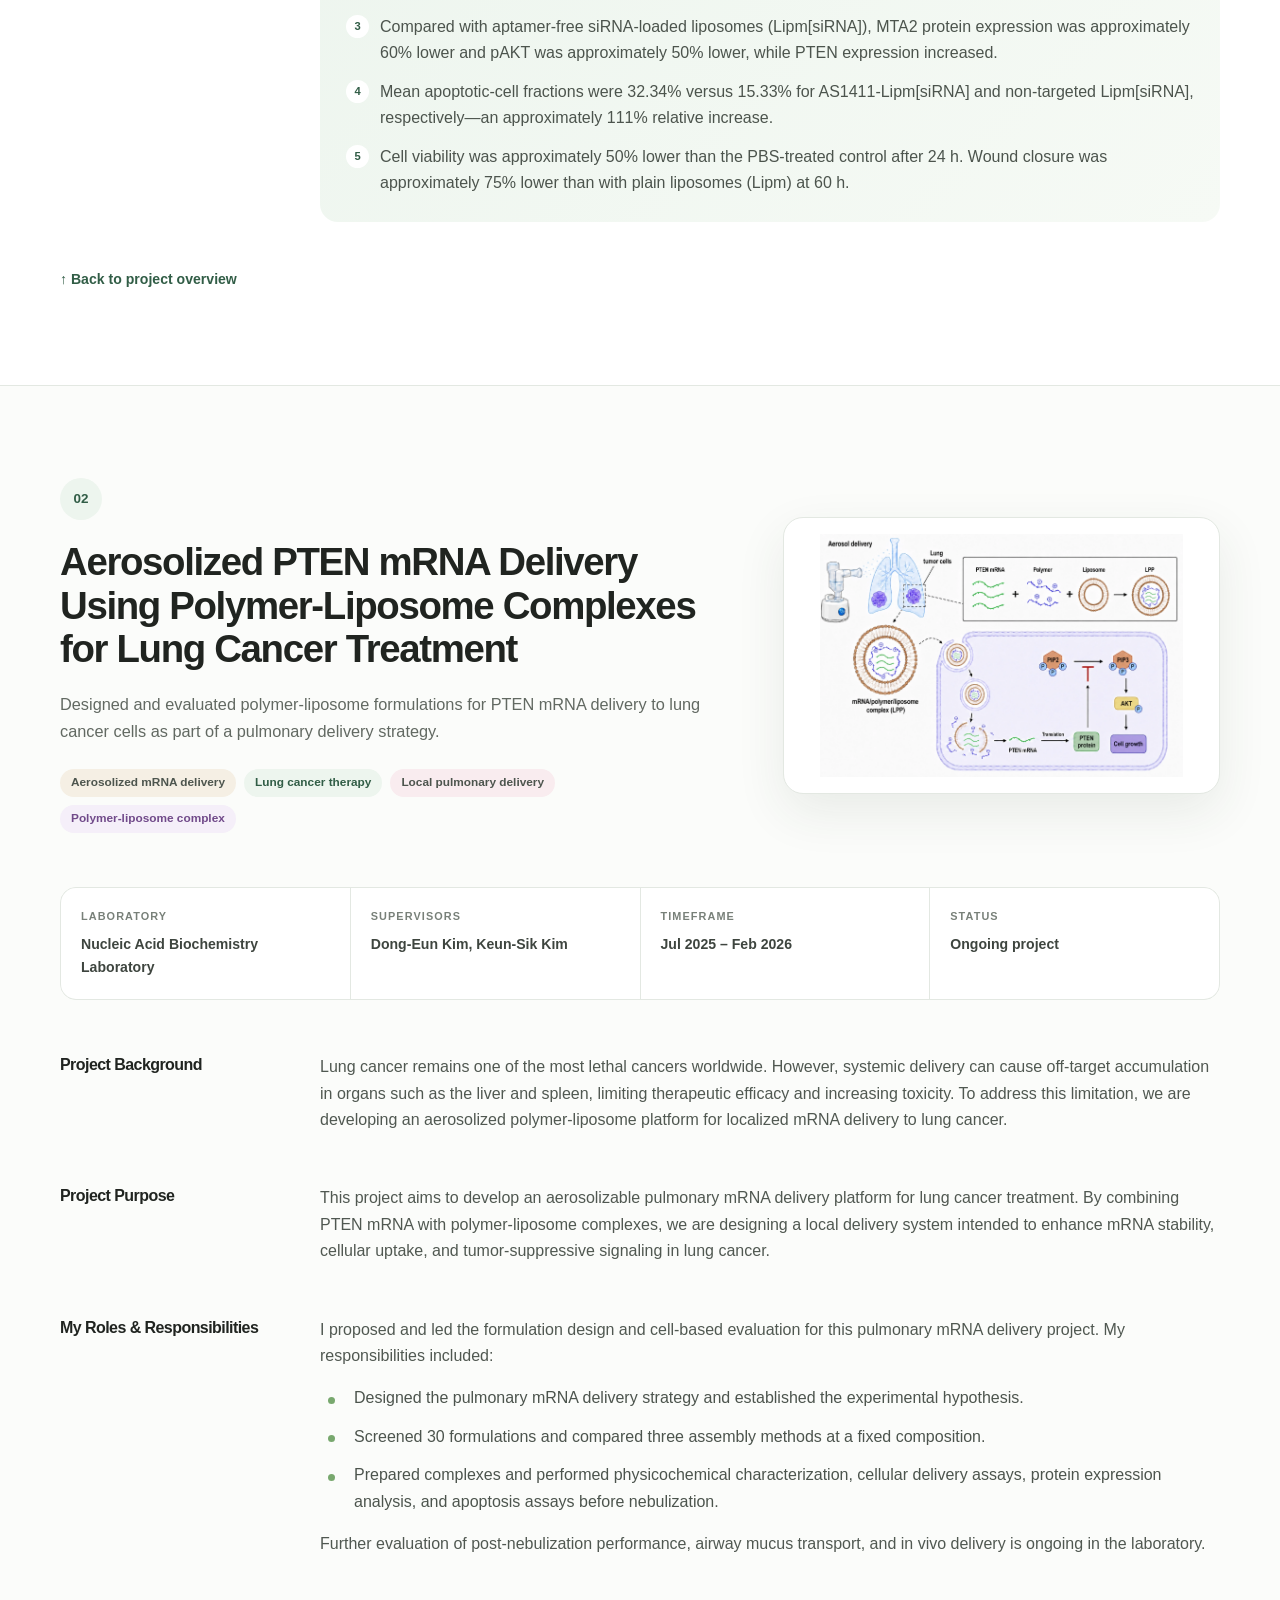
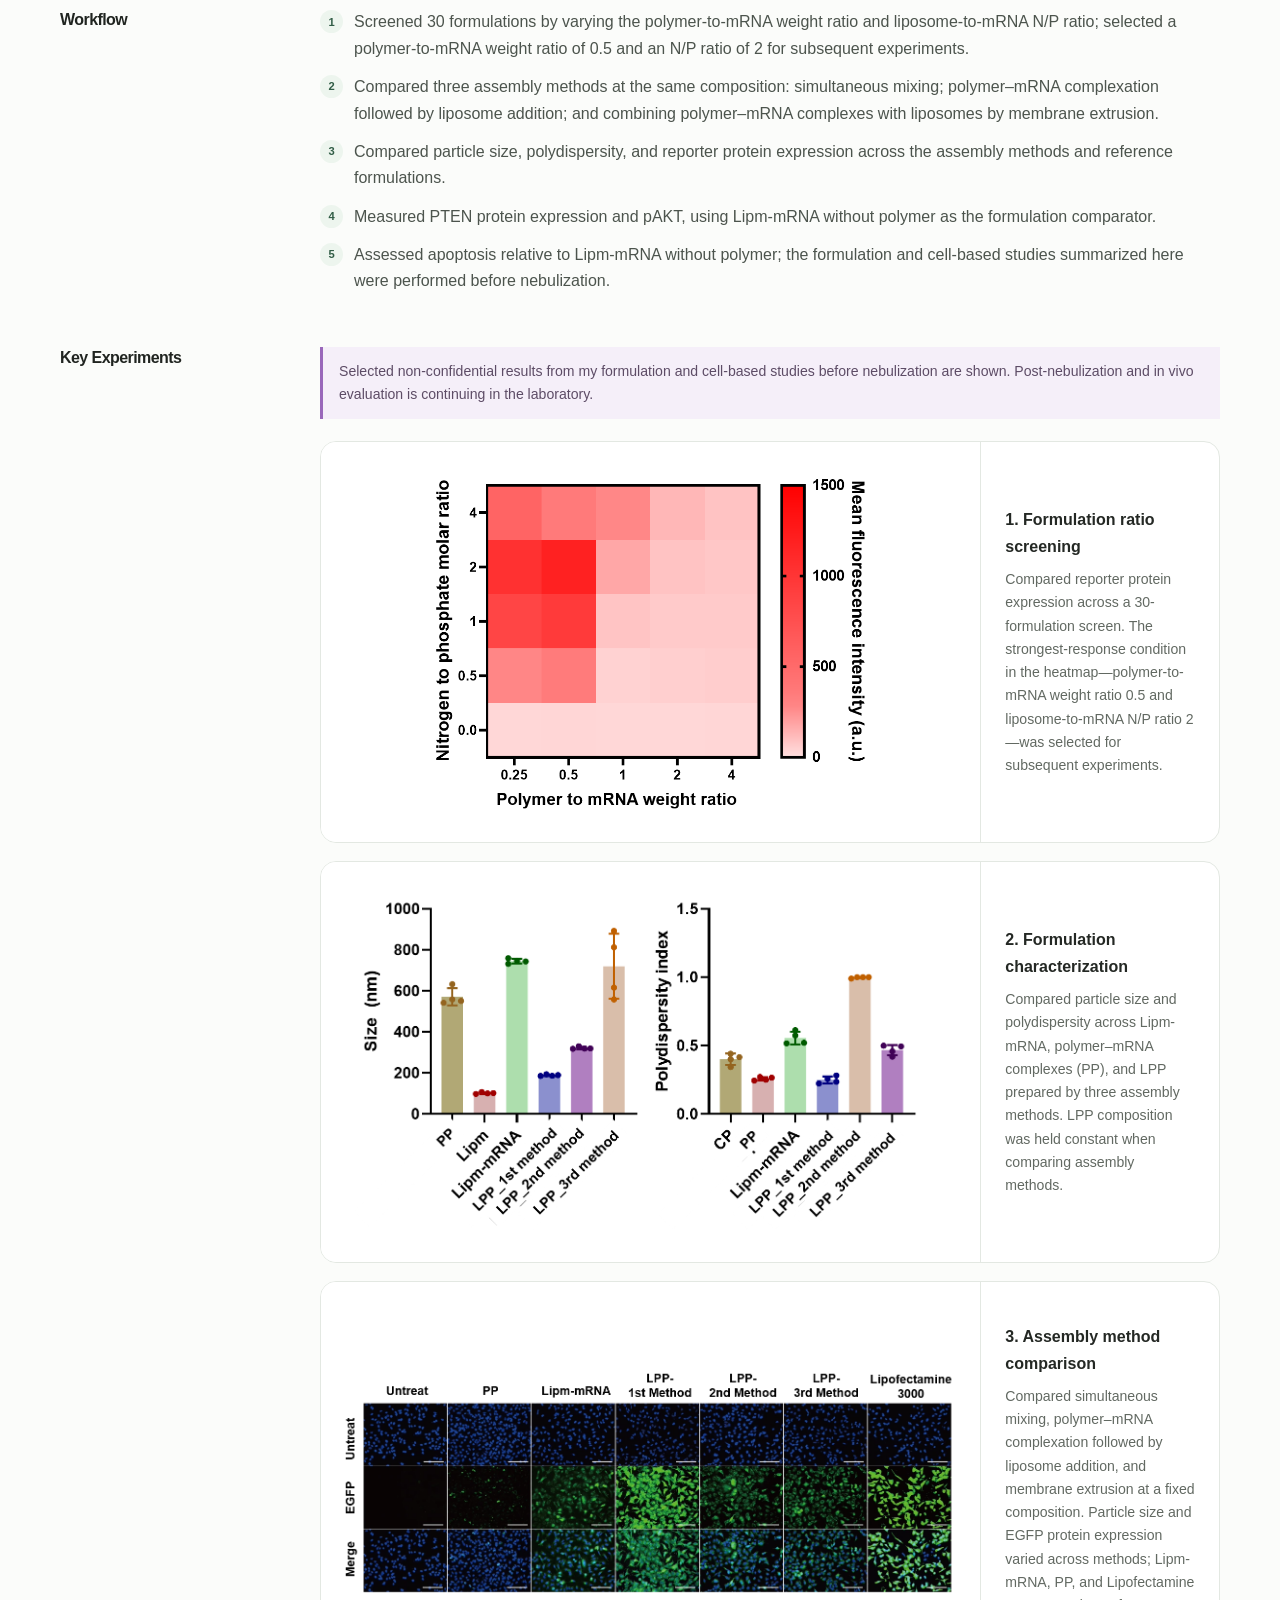
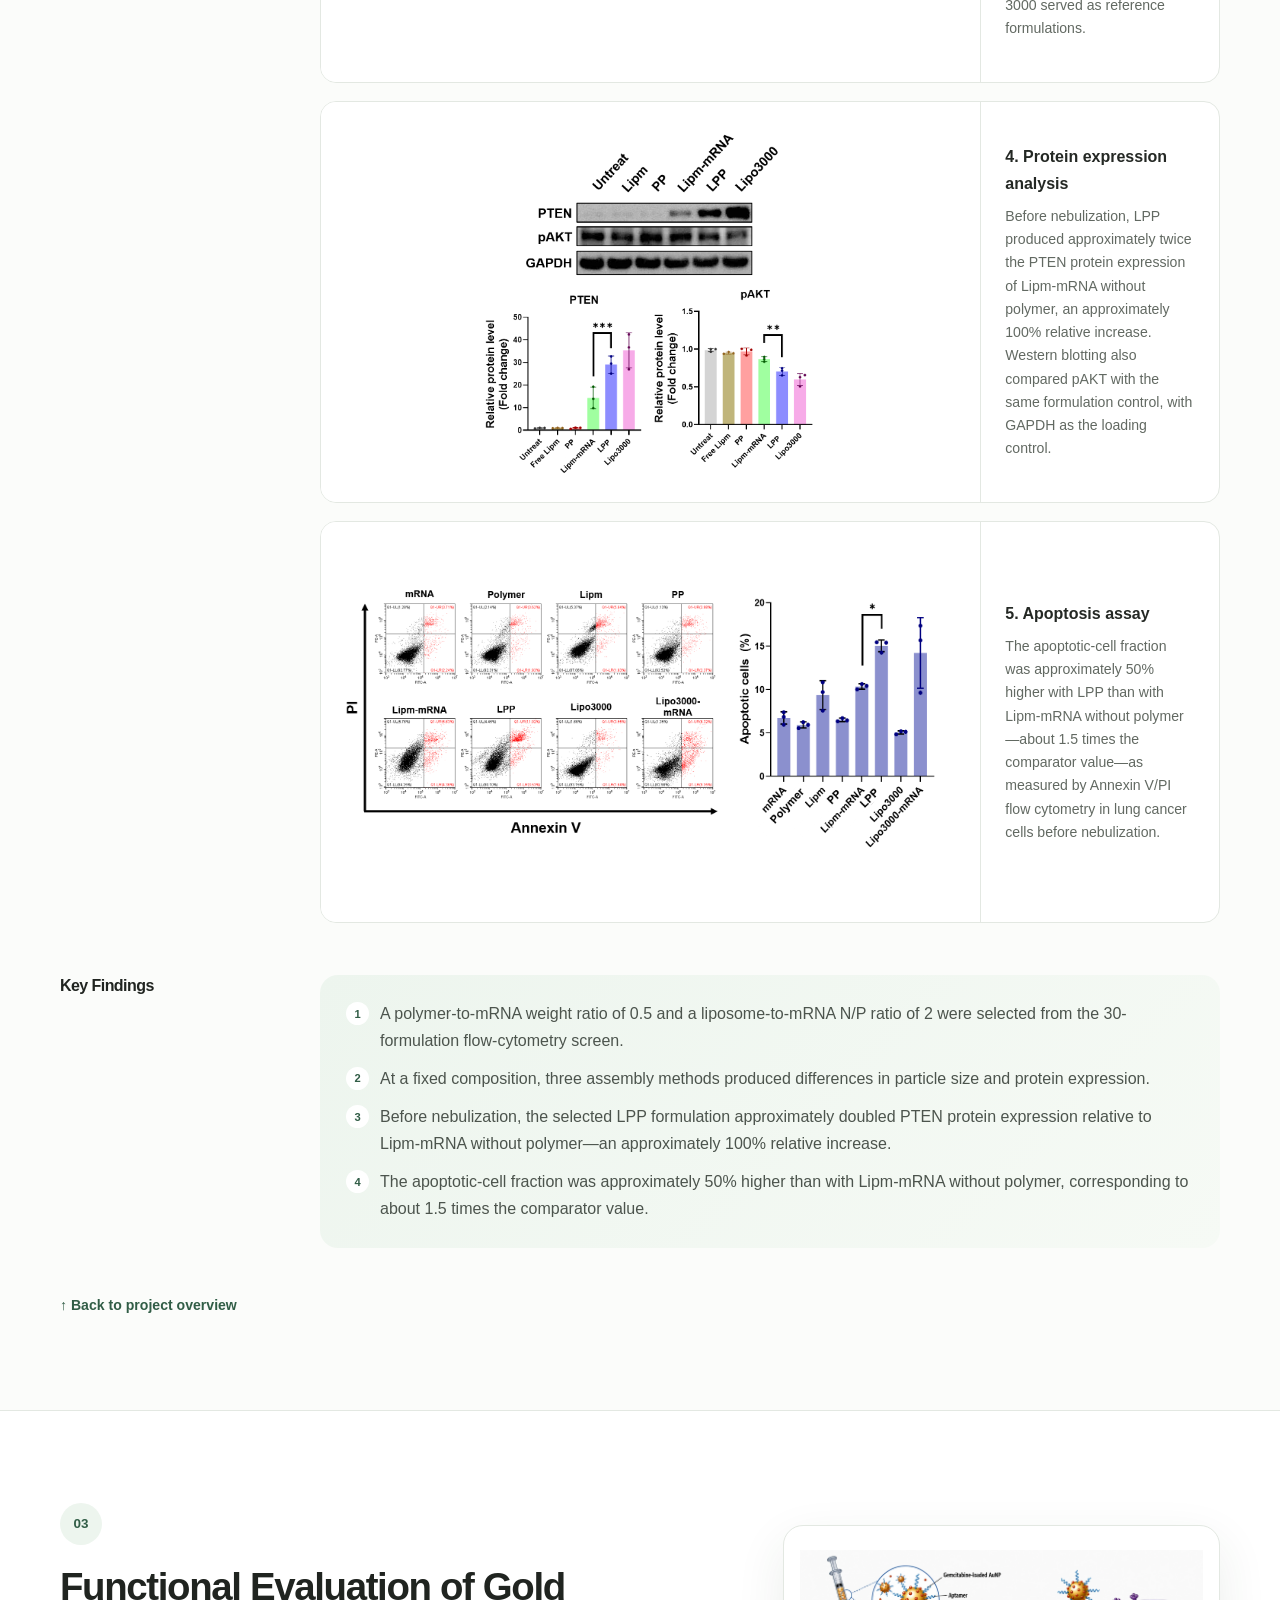
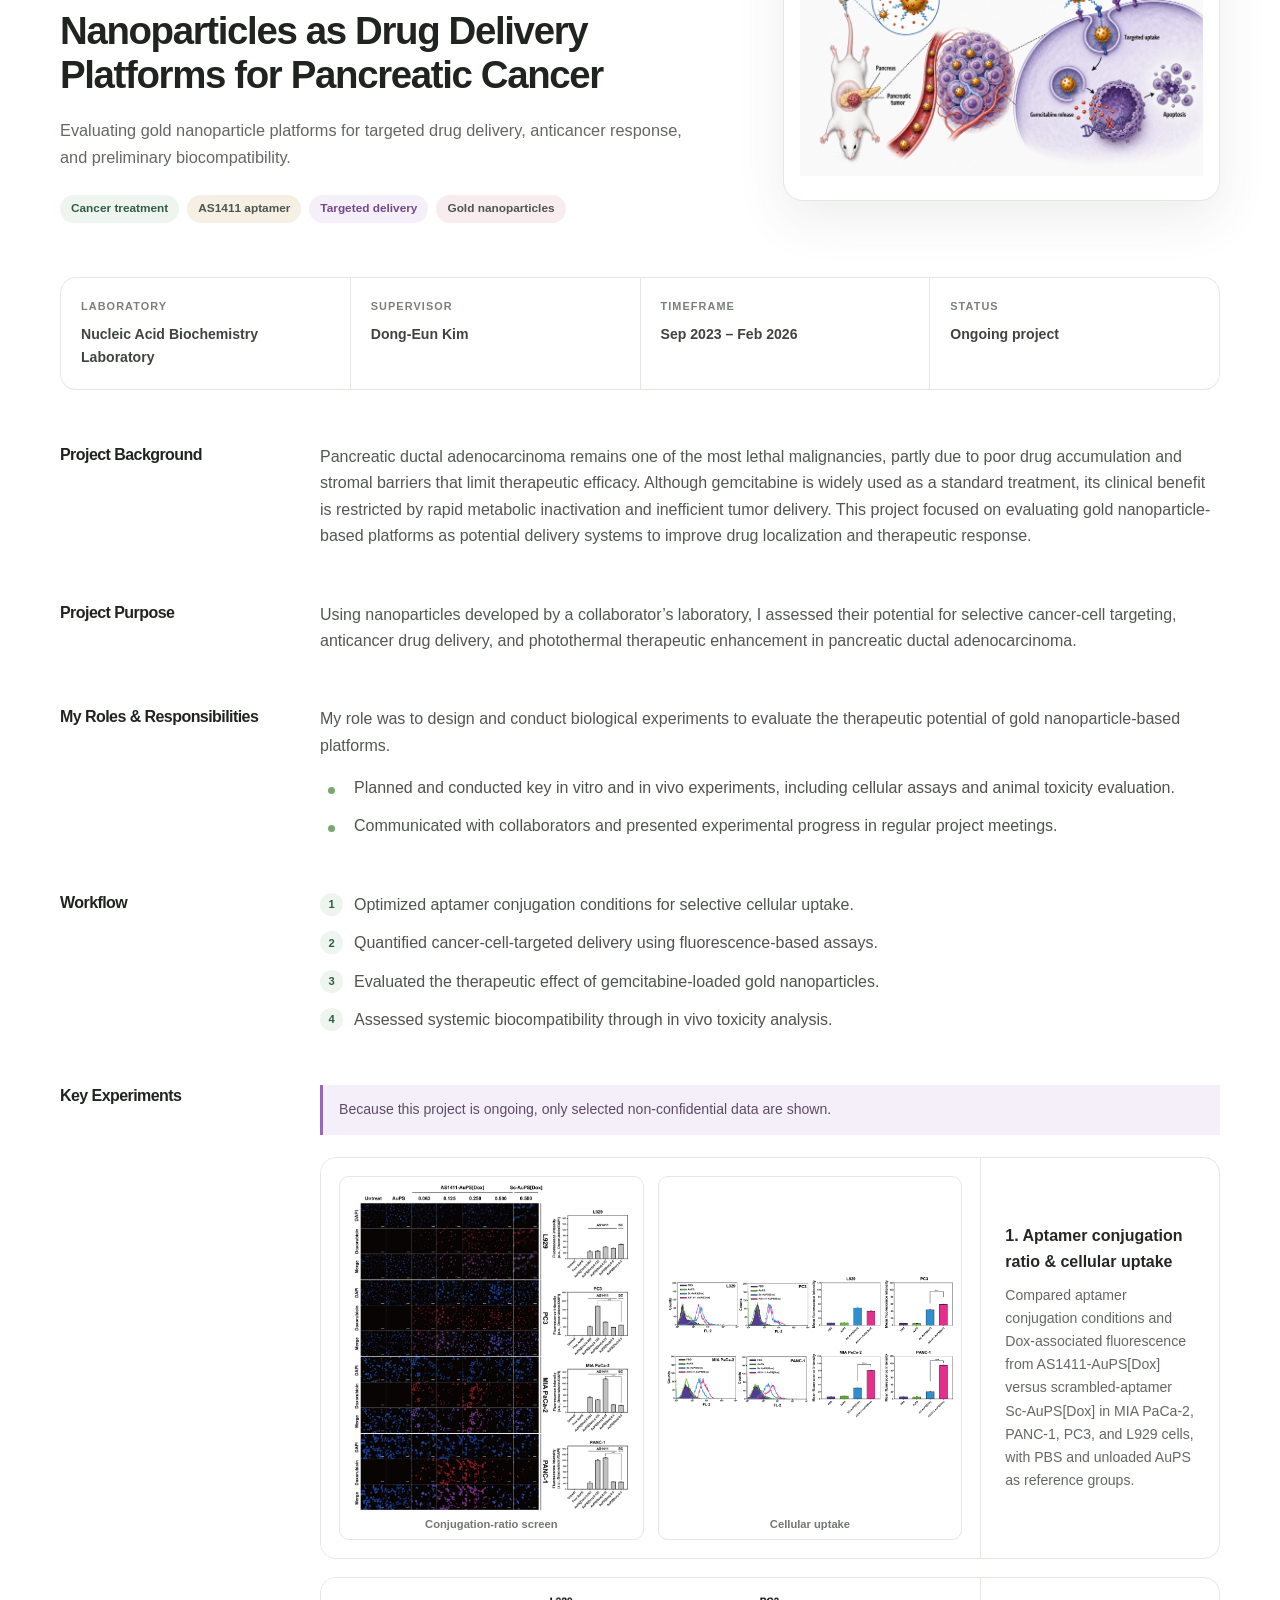
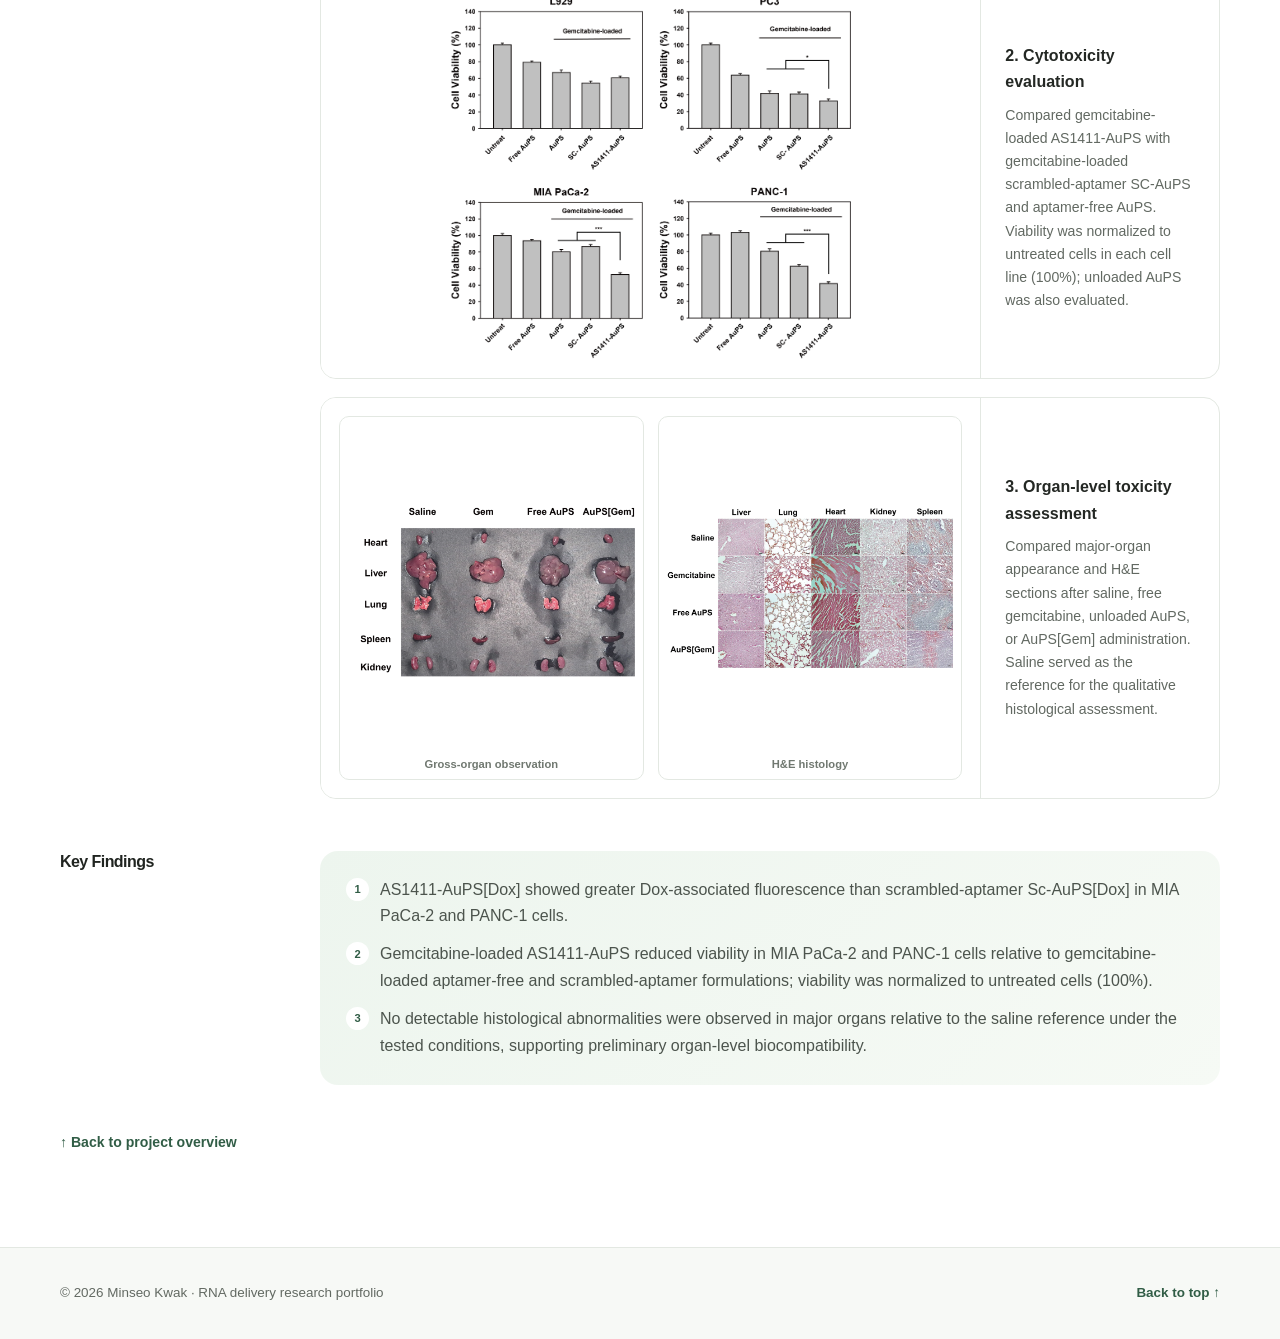
<file: research/index.html>
<!doctype html>
<html lang="en">
  <head>
    <meta charset="utf-8">
    <meta name="viewport" content="width=device-width, initial-scale=1">
    <meta name="description" content="Research projects by Minseo Kwak in aptamer-guided siRNA, aerosolized mRNA, and nanoparticle drug delivery.">
    <meta name="theme-color" content="#ffffff">
    <title>Research | Minseo Kwak</title>
    <link rel="icon" href="../favicon.svg" type="image/svg+xml">
    <link rel="stylesheet" href="../assets/site.css">
    <script src="../assets/site.js" defer></script>
  </head>
  <body>
    <a class="skip-link" href="#main-content">Skip to content</a>
    <header class="site-header">
      <div class="nav-shell">
        <a class="brand" href="../" aria-label="Minseo Kwak home"><span class="brand-mark" aria-hidden="true">MK</span><span>Minseo Kwak</span></a>
        <nav class="desktop-nav" aria-label="Primary navigation">
          <a class="nav-link" href="../">Home</a><a class="nav-link" href="../about/">About</a><a class="nav-link" href="../research/" aria-current="page">Research</a><a class="nav-link" href="../publications/">Publications</a><a class="nav-link" href="../conference/">Conference</a><a class="nav-link" href="../beyond/">Beyond the Lab</a>
        </nav>
        <button class="menu-button" type="button" aria-label="Open navigation" aria-expanded="false" aria-controls="mobile-navigation" data-menu-button><span class="menu-button-lines" aria-hidden="true"></span></button>
      </div>
    </header>
    <nav class="mobile-nav" id="mobile-navigation" aria-label="Mobile navigation" data-mobile-nav>
      <div class="mobile-nav-inner">
        <a class="nav-link" href="../">Home</a><a class="nav-link" href="../about/">About</a><a class="nav-link" href="../research/" aria-current="page">Research</a><a class="nav-link" href="../publications/">Publications</a><a class="nav-link" href="../conference/">Conference</a><a class="nav-link" href="../beyond/">Beyond the Lab</a>
      </div>
    </nav>

    <main class="page-main" id="main-content">
      <section class="page-hero compact-page-hero" id="projects">
        <div class="container">
          <p class="eyebrow">Selected research</p>
          <h1>Research projects</h1>
          <p class="lead">Three projects exploring targeted and local delivery platforms for RNA therapeutics and anticancer drugs.</p>
        </div>
      </section>

      <section class="section">
        <div class="container">
          <div class="research-index">
            <a class="research-index-card" href="#aptamer-sirna">
              <img src="../assets/sirna-workflow.png" alt="Workflow diagram for aptamer-guided liposomal siRNA delivery">
              <div class="research-index-copy"><span>Project 01</span><h2>Aptamer-guided liposomal siRNA delivery for pancreatic cancer</h2><span class="read-link">View full project ↓</span></div>
            </a>
            <a class="research-index-card" href="#aerosolized-mrna">
              <img src="../assets/lpp-workflow.webp" alt="Workflow diagram for aerosolized PTEN mRNA delivery">
              <div class="research-index-copy"><span>Project 02</span><h2>Aerosolized PTEN mRNA delivery for lung cancer</h2><span class="read-link">View full project ↓</span></div>
            </a>
            <a class="research-index-card" href="#gold-nanoparticles">
              <img src="../assets/gold-workflow.webp" alt="Workflow diagram for gold nanoparticle drug delivery">
              <div class="research-index-copy"><span>Project 03</span><h2>Gold nanoparticles as drug delivery platforms</h2><span class="read-link">View full project ↓</span></div>
            </a>
          </div>
        </div>
      </section>

      <article class="project-article" id="aptamer-sirna">
        <div class="container">
          <div class="project-top">
            <div>
              <span class="project-number">01</span>
              <h2>Aptamer-Guided Liposomal siRNA Delivery for Pancreatic Cancer Treatment</h2>
              <p class="project-summary">A targeted liposomal siRNA platform designed to recognize pancreatic cancer cells and suppress MTA2-mediated progression.</p>
              <div class="tag-row"><span class="tag tag-blue">siRNA delivery</span><span class="tag tag-green">Cancer treatment</span><span class="tag tag-sand">AS1411 aptamer</span><span class="tag tag-lavender">Targeted delivery</span></div>
            </div>
            <img class="project-cover" src="../assets/sirna-workflow.png" alt="Overview of the aptamer-guided liposomal siRNA delivery workflow">
          </div>

          <div class="project-meta">
            <div><span>Laboratory</span><p>Nucleic Acid Biochemistry Laboratory</p></div>
            <div><span>Supervisor</span><p>Dong-Eun Kim</p></div>
            <div><span>Timeframe</span><p>Jan 2024 – Aug 2025</p></div>
            <div><span>Status</span><a href="https://doi.org/10.3390/ijms26178467" target="_blank" rel="noreferrer">Published article ↗</a></div>
          </div>

          <div class="project-body">
            <section class="project-section">
              <h3>Project Background</h3>
              <div class="project-section-content"><p>Pancreatic ductal adenocarcinoma (PDAC) is highly difficult to treat because its dense tumor microenvironment restricts drug penetration and reduces therapeutic efficacy. DNA aptamers are promising targeting ligands due to their ability to bind specific cell-surface proteins, while MTA2, a pro-metastatic regulator associated with PDAC progression, represents a potential therapeutic target for gene silencing.</p></div>
            </section>
            <section class="project-section">
              <h3>Project Purpose</h3>
              <div class="project-section-content"><p>This project was designed to develop a targeted liposomal siRNA platform for PDAC therapy. AS1411 DNA aptamer was used to selectively recognize nucleolin-overexpressing PDAC cells, while MTA2 siRNA was encapsulated in liposomes to safely deliver gene-silencing cargo. Together, this strategy aimed to enhance PDAC-specific targeting and suppress MTA2-mediated cancer progression.</p></div>
            </section>
            <section class="project-section">
              <h3>My Roles &amp; Responsibilities</h3>
              <div class="project-section-content"><p>As the first author, I led the overall development and execution of this project.</p><ul class="clean-list"><li>Designed the research concept, established the hypothesis, and developed the experimental strategy.</li><li>Planned and conducted key experiments, including liposome preparation, cellular assays, molecular analysis, and functional validation.</li><li>Analyzed experimental data and designed graphical components for figures and scientific communication.</li></ul></div>
            </section>
            <section class="project-section">
              <h3>Workflow</h3>
              <div class="project-section-content"><ol class="number-list"><li>Compared cellular uptake of four candidate aptamers in pancreatic cancer cells and selected AS1411, which showed the highest uptake under the tested conditions.</li><li>Designed AS1411-conjugated liposomes encapsulating MTA2 siRNA for targeted PDAC therapy.</li><li>Evaluated targeting efficiency using cellular uptake assays.</li><li>Assessed targeted siRNA delivery and tumor-promoting gene-silencing effects.</li><li>Evaluated therapeutic effects through cell-viability, apoptosis, and wound-healing assays.</li></ol></div>
            </section>
            <section class="project-section">
              <h3>Key Experiments</h3>
              <div class="project-section-content">
                <p class="experiment-note">Detailed experimental data can be found in the published article linked above.</p>
                <div class="experiment-grid">
                  <div class="experiment-card">
                    <div class="experiment-media">
                      <a class="experiment-image-link" href="../assets/sirna-aptamer-screening.png" target="_blank" rel="noreferrer" title="Open full-resolution figure"><img src="../assets/sirna-aptamer-screening.png" alt="Flow-cytometry aptamer screening results and predicted aptamer structures" loading="lazy" decoding="async"></a>
                    </div>
                    <div class="experiment-copy-card"><h4>1. Aptamer screening</h4><p>Compared FAM-labeled AS1411, XQ-2D, AP1153, and M17 in MIA PaCa-2 cells by flow cytometry. AS1411 showed the highest cellular uptake among the four candidates.</p></div>
                  </div>
                  <div class="experiment-card">
                    <div class="experiment-media">
                      <a class="experiment-image-link" href="../assets/sirna-liposome-characterization.png" target="_blank" rel="noreferrer" title="Open full-resolution figure"><img src="../assets/sirna-liposome-characterization.png" alt="Particle-size distributions and transmission electron microscopy images of liposomal siRNA formulations" loading="lazy" decoding="async"></a>
                    </div>
                    <div class="experiment-copy-card"><h4>2. Liposome characterization</h4><p>Compared particle size and morphology across empty, siRNA-loaded, and AS1411-conjugated liposomes. AS1411-Lipm[siRNA] averaged 185.9 nm versus 136.4 nm for non-targeted Lipm[siRNA], an approximately 36% increase in mean diameter.</p></div>
                  </div>
                  <div class="experiment-card">
                    <div class="experiment-media">
                      <a class="experiment-image-link" href="../assets/sirna-cellular-uptake.webp" target="_blank" rel="noreferrer" title="Open full-resolution figure"><img src="../assets/sirna-cellular-uptake.webp" alt="Confocal microscopy comparison of liposome uptake in pancreatic cancer and control cells" loading="lazy" decoding="async"></a>
                    </div>
                    <div class="experiment-copy-card"><h4>3. Cellular uptake analysis</h4><p>Compared AS1411-Lipm with non-targeted Lipm and scrambled-aptamer SC-Lipm in MIA PaCa-2 and low-nucleolin L929 cells. AS1411 conjugation increased uptake in MIA PaCa-2 cells; antibody blocking supported nucleolin-mediated uptake.</p></div>
                  </div>
                  <div class="experiment-card">
                    <div class="experiment-media experiment-media-triple">
                      <figure class="experiment-panel">
                        <a class="experiment-image-link" href="../assets/sirna-cytosolic-release.webp" target="_blank" rel="noreferrer" title="Open full-resolution figure"><img src="../assets/sirna-cytosolic-release.webp" alt="Time-course confocal microscopy of cytosolic siRNA release" loading="lazy" decoding="async"></a>
                        <figcaption>Microscopy</figcaption>
                      </figure>
                      <figure class="experiment-panel">
                        <a class="experiment-image-link" href="../assets/sirna-cytosolic-release-quantification.png" target="_blank" rel="noreferrer" title="Open full-resolution figure"><img src="../assets/sirna-cytosolic-release-quantification.png" alt="Quantification of lysosomal colocalization during siRNA release" loading="lazy" decoding="async"></a>
                        <figcaption>Colocalization analysis</figcaption>
                      </figure>
                      <figure class="experiment-panel experiment-panel-wide">
                        <a class="experiment-image-link" href="../assets/sirna-protein-expression.png" target="_blank" rel="noreferrer" title="Open full-resolution figure"><img src="../assets/sirna-protein-expression.png" alt="Western blot and quantification of MTA2, PTEN, and phosphorylated AKT" loading="lazy" decoding="async"></a>
                        <figcaption>Protein expression</figcaption>
                      </figure>
                    </div>
                    <div class="experiment-copy-card"><h4>4. Cytosolic siRNA release</h4><p>Compared AS1411-Lipm[siRNA] with non-targeted Lipm[siRNA] at 1, 4, and 8 h. Lower siRNA–LysoTracker colocalization at 8 h supported enhanced endosomal escape. Relative to aptamer-free siRNA-loaded liposomes (Lipm[siRNA]), MTA2 protein expression was approximately 60% lower and pAKT was approximately 50% lower, while PTEN expression increased.</p></div>
                  </div>
                  <div class="experiment-card">
                    <div class="experiment-media">
                      <a class="experiment-image-link" href="../assets/sirna-apoptosis.png" target="_blank" rel="noreferrer" title="Open full-resolution figure"><img src="../assets/sirna-apoptosis.png" alt="Flow-cytometry apoptosis analysis and quantitative comparison of liposomal siRNA formulations" loading="lazy" decoding="async"></a>
                    </div>
                    <div class="experiment-copy-card"><h4>5. Apoptosis assay</h4><p>In MIA PaCa-2 cells, the mean Annexin V-positive fraction was 32.34% with AS1411-Lipm[siRNA] versus 15.33% with non-targeted Lipm[siRNA]: approximately 111% higher, or 2.11 times the comparator value.</p></div>
                  </div>
                </div>
              </div>
            </section>
            <section class="project-section">
              <h3>Key Findings</h3>
              <div class="project-section-content finding-box"><ol class="number-list"><li>AS1411-conjugated liposomes showed greater uptake in MIA PaCa-2 cells than non-targeted and scrambled-aptamer liposomes, without a comparable targeting advantage in low-nucleolin L929 controls.</li><li>Compared with non-targeted Lipm[siRNA], AS1411-Lipm[siRNA] showed lower siRNA–LysoTracker colocalization at 8 h, consistent with enhanced endosomal escape.</li><li>Compared with aptamer-free siRNA-loaded liposomes (Lipm[siRNA]), MTA2 protein expression was approximately 60% lower and pAKT was approximately 50% lower, while PTEN expression increased.</li><li>Mean apoptotic-cell fractions were 32.34% versus 15.33% for AS1411-Lipm[siRNA] and non-targeted Lipm[siRNA], respectively—an approximately 111% relative increase.</li><li>Cell viability was approximately 50% lower than the PBS-treated control after 24 h. Wound closure was approximately 75% lower than with plain liposomes (Lipm) at 60 h.</li></ol></div>
            </section>
          </div>
          <a class="back-to-projects" href="#projects">↑ Back to project overview</a>
        </div>
      </article>

      <article class="project-article" id="aerosolized-mrna">
        <div class="container">
          <div class="project-top">
            <div>
              <span class="project-number">02</span>
              <h2>Aerosolized PTEN mRNA Delivery Using Polymer-Liposome Complexes for Lung Cancer Treatment</h2>
              <p class="project-summary">Designed and evaluated polymer-liposome formulations for PTEN mRNA delivery to lung cancer cells as part of a pulmonary delivery strategy.</p>
              <div class="tag-row"><span class="tag tag-sand">Aerosolized mRNA delivery</span><span class="tag tag-green">Lung cancer therapy</span><span class="tag tag-rose">Local pulmonary delivery</span><span class="tag tag-lavender">Polymer-liposome complex</span></div>
            </div>
            <img class="project-cover" src="../assets/lpp-workflow.webp" alt="Overview of the aerosolized PTEN mRNA delivery workflow">
          </div>

          <div class="project-meta">
            <div><span>Laboratory</span><p>Nucleic Acid Biochemistry Laboratory</p></div>
            <div><span>Supervisors</span><p>Dong-Eun Kim, Keun-Sik Kim</p></div>
            <div><span>Timeframe</span><p>Jul 2025 – Feb 2026</p></div>
            <div><span>Status</span><p>Ongoing project</p></div>
          </div>

          <div class="project-body">
            <section class="project-section">
              <h3>Project Background</h3>
              <div class="project-section-content"><p>Lung cancer remains one of the most lethal cancers worldwide. However, systemic delivery can cause off-target accumulation in organs such as the liver and spleen, limiting therapeutic efficacy and increasing toxicity. To address this limitation, we are developing an aerosolized polymer-liposome platform for localized mRNA delivery to lung cancer.</p></div>
            </section>
            <section class="project-section">
              <h3>Project Purpose</h3>
              <div class="project-section-content"><p>This project aims to develop an aerosolizable pulmonary mRNA delivery platform for lung cancer treatment. By combining PTEN mRNA with polymer-liposome complexes, we are designing a local delivery system intended to enhance mRNA stability, cellular uptake, and tumor-suppressive signaling in lung cancer.</p></div>
            </section>
            <section class="project-section">
              <h3>My Roles &amp; Responsibilities</h3>
              <div class="project-section-content"><p>I proposed and led the formulation design and cell-based evaluation for this pulmonary mRNA delivery project. My responsibilities included:</p><ul class="clean-list"><li>Designed the pulmonary mRNA delivery strategy and established the experimental hypothesis.</li><li>Screened 30 formulations and compared three assembly methods at a fixed composition.</li><li>Prepared complexes and performed physicochemical characterization, cellular delivery assays, protein expression analysis, and apoptosis assays before nebulization.</li></ul><p>Further evaluation of post-nebulization performance, airway mucus transport, and in vivo delivery is ongoing in the laboratory.</p></div>
            </section>
            <section class="project-section">
              <h3>Workflow</h3>
              <div class="project-section-content"><ol class="number-list"><li>Screened 30 formulations by varying the polymer-to-mRNA weight ratio and liposome-to-mRNA N/P ratio; selected a polymer-to-mRNA weight ratio of 0.5 and an N/P ratio of 2 for subsequent experiments.</li><li>Compared three assembly methods at the same composition: simultaneous mixing; polymer–mRNA complexation followed by liposome addition; and combining polymer–mRNA complexes with liposomes by membrane extrusion.</li><li>Compared particle size, polydispersity, and reporter protein expression across the assembly methods and reference formulations.</li><li>Measured PTEN protein expression and pAKT, using Lipm-mRNA without polymer as the formulation comparator.</li><li>Assessed apoptosis relative to Lipm-mRNA without polymer; the formulation and cell-based studies summarized here were performed before nebulization.</li></ol></div>
            </section>
            <section class="project-section">
              <h3>Key Experiments</h3>
              <div class="project-section-content">
                <p class="experiment-note">Selected non-confidential results from my formulation and cell-based studies before nebulization are shown. Post-nebulization and in vivo evaluation is continuing in the laboratory.</p>
                <div class="experiment-grid">
                  <div class="experiment-card">
                    <div class="experiment-media">
                      <a class="experiment-image-link" href="../assets/lpp-formulation-screening.png" target="_blank" rel="noreferrer" title="Open full-resolution figure"><img src="../assets/lpp-formulation-screening.png" alt="Heatmap of polymer-to-mRNA and nitrogen-to-phosphate formulation ratio screening" loading="lazy" decoding="async"></a>
                    </div>
                    <div class="experiment-copy-card"><h4>1. Formulation ratio screening</h4><p>Compared reporter protein expression across a 30-formulation screen. The strongest-response condition in the heatmap—polymer-to-mRNA weight ratio 0.5 and liposome-to-mRNA N/P ratio 2—was selected for subsequent experiments.</p></div>
                  </div>
                  <div class="experiment-card">
                    <div class="experiment-media">
                      <a class="experiment-image-link" href="../assets/lpp-formulation-characterization.png" target="_blank" rel="noreferrer" title="Open full-resolution figure"><img src="../assets/lpp-formulation-characterization.png" alt="Particle size and polydispersity comparison of polymer-liposome mRNA formulations" loading="lazy" decoding="async"></a>
                    </div>
                    <div class="experiment-copy-card"><h4>2. Formulation characterization</h4><p>Compared particle size and polydispersity across Lipm-mRNA, polymer–mRNA complexes (PP), and LPP prepared by three assembly methods. LPP composition was held constant when comparing assembly methods.</p></div>
                  </div>
                  <div class="experiment-card">
                    <div class="experiment-media">
                      <a class="experiment-image-link" href="../assets/lpp-reporter-expression.webp" target="_blank" rel="noreferrer" title="Open full-resolution figure"><img src="../assets/lpp-reporter-expression.webp" alt="EGFP reporter protein expression following mRNA delivery with three LPP assembly methods and reference formulations" loading="lazy" decoding="async"></a>
                    </div>
                    <div class="experiment-copy-card"><h4>3. Assembly method comparison</h4><p>Compared simultaneous mixing, polymer–mRNA complexation followed by liposome addition, and membrane extrusion at a fixed composition. Particle size and EGFP protein expression varied across methods; Lipm-mRNA, PP, and Lipofectamine 3000 served as reference formulations.</p></div>
                  </div>
                  <div class="experiment-card">
                    <div class="experiment-media">
                      <a class="experiment-image-link" href="../assets/lpp-protein-expression.png" target="_blank" rel="noreferrer" title="Open full-resolution figure"><img src="../assets/lpp-protein-expression.png" alt="Western blot and quantitative analysis of PTEN and phosphorylated AKT expression" loading="lazy" decoding="async"></a>
                    </div>
                    <div class="experiment-copy-card"><h4>4. Protein expression analysis</h4><p>Before nebulization, LPP produced approximately twice the PTEN protein expression of Lipm-mRNA without polymer, an approximately 100% relative increase. Western blotting also compared pAKT with the same formulation control, with GAPDH as the loading control.</p></div>
                  </div>
                  <div class="experiment-card">
                    <div class="experiment-media">
                      <a class="experiment-image-link" href="../assets/lpp-apoptosis.png" target="_blank" rel="noreferrer" title="Open full-resolution figure"><img src="../assets/lpp-apoptosis.png" alt="Flow-cytometry plots and quantification of apoptotic cells after PTEN mRNA delivery" loading="lazy" decoding="async"></a>
                    </div>
                    <div class="experiment-copy-card"><h4>5. Apoptosis assay</h4><p>The apoptotic-cell fraction was approximately 50% higher with LPP than with Lipm-mRNA without polymer—about 1.5 times the comparator value—as measured by Annexin V/PI flow cytometry in lung cancer cells before nebulization.</p></div>
                  </div>
                </div>
              </div>
            </section>
            <section class="project-section">
              <h3>Key Findings</h3>
              <div class="project-section-content finding-box"><ol class="number-list"><li>A polymer-to-mRNA weight ratio of 0.5 and a liposome-to-mRNA N/P ratio of 2 were selected from the 30-formulation flow-cytometry screen.</li><li>At a fixed composition, three assembly methods produced differences in particle size and protein expression.</li><li>Before nebulization, the selected LPP formulation approximately doubled PTEN protein expression relative to Lipm-mRNA without polymer—an approximately 100% relative increase.</li><li>The apoptotic-cell fraction was approximately 50% higher than with Lipm-mRNA without polymer, corresponding to about 1.5 times the comparator value.</li></ol></div>
            </section>
          </div>
          <a class="back-to-projects" href="#projects">↑ Back to project overview</a>
        </div>
      </article>

      <article class="project-article" id="gold-nanoparticles">
        <div class="container">
          <div class="project-top">
            <div>
              <span class="project-number">03</span>
              <h2>Functional Evaluation of Gold Nanoparticles as Drug Delivery Platforms for Pancreatic Cancer</h2>
              <p class="project-summary">Evaluating gold nanoparticle platforms for targeted drug delivery, anticancer response, and preliminary biocompatibility.</p>
              <div class="tag-row"><span class="tag tag-green">Cancer treatment</span><span class="tag tag-sand">AS1411 aptamer</span><span class="tag tag-lavender">Targeted delivery</span><span class="tag tag-rose">Gold nanoparticles</span></div>
            </div>
            <img class="project-cover" src="../assets/gold-workflow.webp" alt="Overview of the gold nanoparticle drug-delivery workflow">
          </div>

          <div class="project-meta">
            <div><span>Laboratory</span><p>Nucleic Acid Biochemistry Laboratory</p></div>
            <div><span>Supervisor</span><p>Dong-Eun Kim</p></div>
            <div><span>Timeframe</span><p>Sep 2023 – Feb 2026</p></div>
            <div><span>Status</span><p>Ongoing project</p></div>
          </div>

          <div class="project-body">
            <section class="project-section">
              <h3>Project Background</h3>
              <div class="project-section-content"><p>Pancreatic ductal adenocarcinoma remains one of the most lethal malignancies, partly due to poor drug accumulation and stromal barriers that limit therapeutic efficacy. Although gemcitabine is widely used as a standard treatment, its clinical benefit is restricted by rapid metabolic inactivation and inefficient tumor delivery. This project focused on evaluating gold nanoparticle-based platforms as potential delivery systems to improve drug localization and therapeutic response.</p></div>
            </section>
            <section class="project-section">
              <h3>Project Purpose</h3>
              <div class="project-section-content"><p>Using nanoparticles developed by a collaborator’s laboratory, I assessed their potential for selective cancer-cell targeting, anticancer drug delivery, and photothermal therapeutic enhancement in pancreatic ductal adenocarcinoma.</p></div>
            </section>
            <section class="project-section">
              <h3>My Roles &amp; Responsibilities</h3>
              <div class="project-section-content"><p>My role was to design and conduct biological experiments to evaluate the therapeutic potential of gold nanoparticle-based platforms.</p><ul class="clean-list"><li>Planned and conducted key in vitro and in vivo experiments, including cellular assays and animal toxicity evaluation.</li><li>Communicated with collaborators and presented experimental progress in regular project meetings.</li></ul></div>
            </section>
            <section class="project-section">
              <h3>Workflow</h3>
              <div class="project-section-content"><ol class="number-list"><li>Optimized aptamer conjugation conditions for selective cellular uptake.</li><li>Quantified cancer-cell-targeted delivery using fluorescence-based assays.</li><li>Evaluated the therapeutic effect of gemcitabine-loaded gold nanoparticles.</li><li>Assessed systemic biocompatibility through in vivo toxicity analysis.</li></ol></div>
            </section>
            <section class="project-section">
              <h3>Key Experiments</h3>
              <div class="project-section-content">
                <p class="experiment-note">Because this project is ongoing, only selected non-confidential data are shown.</p>
                <div class="experiment-grid">
                  <div class="experiment-card">
                    <div class="experiment-media experiment-media-pair">
                      <figure class="experiment-panel">
                        <a class="experiment-image-link" href="../assets/gold-aptamer-ratio.jpg" target="_blank" rel="noreferrer" title="Open full-resolution figure"><img src="../assets/gold-aptamer-ratio.jpg" alt="Confocal microscopy used to determine the aptamer conjugation ratio" loading="lazy" decoding="async"></a>
                        <figcaption>Conjugation-ratio screen</figcaption>
                      </figure>
                      <figure class="experiment-panel">
                        <a class="experiment-image-link" href="../assets/gold-cellular-uptake.png" target="_blank" rel="noreferrer" title="Open full-resolution figure"><img src="../assets/gold-cellular-uptake.png" alt="Flow-cytometry histograms and uptake quantification for gold nanoparticle formulations" loading="lazy" decoding="async"></a>
                        <figcaption>Cellular uptake</figcaption>
                      </figure>
                    </div>
                    <div class="experiment-copy-card"><h4>1. Aptamer conjugation ratio &amp; cellular uptake</h4><p>Compared aptamer conjugation conditions and Dox-associated fluorescence from AS1411-AuPS[Dox] versus scrambled-aptamer Sc-AuPS[Dox] in MIA PaCa-2, PANC-1, PC3, and L929 cells, with PBS and unloaded AuPS as reference groups.</p></div>
                  </div>
                  <div class="experiment-card">
                    <div class="experiment-media">
                      <a class="experiment-image-link" href="../assets/gold-cytotoxicity.png" target="_blank" rel="noreferrer" title="Open full-resolution figure"><img src="../assets/gold-cytotoxicity.png" alt="Cell-viability comparison of gemcitabine-loaded gold nanoparticle formulations" loading="lazy" decoding="async"></a>
                    </div>
                    <div class="experiment-copy-card"><h4>2. Cytotoxicity evaluation</h4><p>Compared gemcitabine-loaded AS1411-AuPS with gemcitabine-loaded scrambled-aptamer SC-AuPS and aptamer-free AuPS. Viability was normalized to untreated cells in each cell line (100%); unloaded AuPS was also evaluated.</p></div>
                  </div>
                  <div class="experiment-card">
                    <div class="experiment-media experiment-media-pair">
                      <figure class="experiment-panel">
                        <a class="experiment-image-link" href="../assets/gold-organ-toxicity-1.webp" target="_blank" rel="noreferrer" title="Open full-resolution figure"><img src="../assets/gold-organ-toxicity-1.webp" alt="Gross organ observations following systemic administration" loading="lazy" decoding="async"></a>
                        <figcaption>Gross-organ observation</figcaption>
                      </figure>
                      <figure class="experiment-panel">
                        <a class="experiment-image-link" href="../assets/gold-organ-toxicity-2.webp" target="_blank" rel="noreferrer" title="Open full-resolution figure"><img src="../assets/gold-organ-toxicity-2.webp" alt="Histological evaluation of major organs using hematoxylin and eosin staining" loading="lazy" decoding="async"></a>
                        <figcaption>H&amp;E histology</figcaption>
                      </figure>
                    </div>
                    <div class="experiment-copy-card"><h4>3. Organ-level toxicity assessment</h4><p>Compared major-organ appearance and H&amp;E sections after saline, free gemcitabine, unloaded AuPS, or AuPS[Gem] administration. Saline served as the reference for the qualitative histological assessment.</p></div>
                  </div>
                </div>
              </div>
            </section>
            <section class="project-section">
              <h3>Key Findings</h3>
              <div class="project-section-content finding-box"><ol class="number-list"><li>AS1411-AuPS[Dox] showed greater Dox-associated fluorescence than scrambled-aptamer Sc-AuPS[Dox] in MIA PaCa-2 and PANC-1 cells.</li><li>Gemcitabine-loaded AS1411-AuPS reduced viability in MIA PaCa-2 and PANC-1 cells relative to gemcitabine-loaded aptamer-free and scrambled-aptamer formulations; viability was normalized to untreated cells (100%).</li><li>No detectable histological abnormalities were observed in major organs relative to the saline reference under the tested conditions, supporting preliminary organ-level biocompatibility.</li></ol></div>
            </section>
          </div>
          <a class="back-to-projects" href="#projects">↑ Back to project overview</a>
        </div>
      </article>
    </main>

    <footer class="site-footer"><div class="footer-shell"><p>© 2026 Minseo Kwak · RNA delivery research portfolio</p><a href="#main-content">Back to top ↑</a></div></footer>
  </body>
</html>
</file>
<file: assets/site.css>
:root {
  --ink: #242824;
  --ink-soft: #626962;
  --green: #4f8868;
  --green-deep: #315d46;
  --green-pale: #edf5ee;
  --moss: #78a86e;
  --lavender: #9967ba;
  --lavender-pale: #f5eff9;
  --sand: #f5efe4;
  --rose: #f9ecef;
  --blue-pale: #edf3f8;
  --line: #e3e8e2;
  --surface: #f8faf7;
  --white: #ffffff;
  --shadow: 0 18px 50px rgba(42, 64, 45, 0.09);
  --radius: 20px;
  --header-height: 78px;
}

* {
  box-sizing: border-box;
}

html {
  scroll-behavior: smooth;
  background: var(--white);
}

body {
  margin: 0;
  background: var(--white);
  color: var(--ink);
  font-family: Inter, ui-sans-serif, -apple-system, BlinkMacSystemFont, "Segoe UI",
    sans-serif;
  font-size: 16px;
  line-height: 1.65;
  -webkit-font-smoothing: antialiased;
}

body.menu-open {
  overflow: hidden;
}

a {
  color: inherit;
}

img {
  display: block;
  max-width: 100%;
}

button,
a {
  -webkit-tap-highlight-color: transparent;
}

button {
  font: inherit;
}

:focus-visible {
  outline: 3px solid rgba(79, 136, 104, 0.38);
  outline-offset: 3px;
}

.skip-link {
  position: fixed;
  top: 8px;
  left: 8px;
  z-index: 1000;
  transform: translateY(-150%);
  border-radius: 8px;
  background: var(--ink);
  padding: 10px 14px;
  color: var(--white);
  text-decoration: none;
  transition: transform 160ms ease;
}

.skip-link:focus {
  transform: translateY(0);
}

.site-header {
  position: sticky;
  top: 0;
  z-index: 100;
  height: var(--header-height);
  border-bottom: 1px solid rgba(218, 225, 218, 0.88);
  background: rgba(255, 255, 255, 0.94);
  box-shadow: 0 3px 18px rgba(42, 64, 45, 0.035);
  backdrop-filter: blur(15px);
}

.nav-shell {
  width: min(1240px, calc(100% - 52px));
  height: 100%;
  margin-inline: auto;
  display: flex;
  align-items: center;
  justify-content: space-between;
  gap: 32px;
}

.brand {
  display: inline-flex;
  align-items: center;
  gap: 11px;
  color: var(--ink);
  font-size: 1.06rem;
  font-weight: 780;
  letter-spacing: -0.02em;
  text-decoration: none;
  white-space: nowrap;
}

.brand-mark {
  width: 30px;
  height: 30px;
  display: grid;
  place-items: center;
  border-radius: 50%;
  background: var(--green-pale);
  color: var(--green-deep);
  font-family: Georgia, serif;
  font-size: 0.82rem;
  font-weight: 700;
}

.desktop-nav {
  display: flex;
  align-items: center;
  justify-content: flex-end;
  gap: 4px;
}

.nav-link {
  position: relative;
  display: inline-flex;
  align-items: center;
  min-height: 42px;
  border-radius: 999px;
  padding: 0 13px;
  color: #5e655f;
  font-size: 0.86rem;
  font-weight: 650;
  text-decoration: none;
  transition: background 160ms ease, color 160ms ease, transform 160ms ease;
}

.nav-link:hover {
  background: var(--surface);
  color: var(--green-deep);
  transform: translateY(-1px);
}

.nav-link[aria-current="page"] {
  background: var(--green-pale);
  color: var(--green-deep);
}

.nav-link[aria-current="page"]::after {
  content: "";
  position: absolute;
  left: 50%;
  bottom: 4px;
  width: 4px;
  height: 4px;
  border-radius: 50%;
  background: var(--green);
  transform: translateX(-50%);
}

.menu-button,
.mobile-nav {
  display: none;
}

.page-main {
  min-height: calc(100vh - var(--header-height));
}

.container {
  width: min(1160px, calc(100% - 48px));
  margin-inline: auto;
}

.narrow {
  width: min(840px, calc(100% - 48px));
  margin-inline: auto;
}

.eyebrow {
  margin: 0 0 12px;
  color: var(--green);
  font-size: 0.76rem;
  font-weight: 800;
  letter-spacing: 0.15em;
  text-transform: uppercase;
}

h1,
h2,
h3,
p {
  overflow-wrap: break-word;
}

h1,
h2,
h3 {
  color: #202420;
  letter-spacing: -0.035em;
}

.page-hero {
  position: relative;
  overflow: hidden;
  border-bottom: 1px solid #eaf0e9;
  background:
    radial-gradient(circle at 92% 9%, rgba(153, 103, 186, 0.09), transparent 27%),
    radial-gradient(circle at 7% 82%, rgba(120, 168, 110, 0.13), transparent 31%),
    #fbfcfa;
  padding: 84px 0 78px;
}

.page-hero::after {
  content: "";
  position: absolute;
  right: -90px;
  bottom: -110px;
  width: 260px;
  height: 260px;
  border: 1px solid rgba(79, 136, 104, 0.12);
  border-radius: 50%;
}

.page-hero h1 {
  max-width: 850px;
  margin: 0 0 20px;
  font-size: clamp(2.15rem, 4.5vw, 3.8rem);
  font-weight: 770;
  line-height: 1.01;
}

.page-hero .lead {
  max-width: 760px;
  margin: 0;
  color: var(--ink-soft);
  font-size: clamp(1.08rem, 2vw, 1.32rem);
  line-height: 1.6;
}

.home-hero {
  padding: 76px 0 90px;
}

.home-hero-grid {
  display: grid;
  grid-template-columns: minmax(0, 1.25fr) minmax(280px, 0.65fr);
  align-items: center;
  gap: clamp(52px, 8vw, 112px);
}

.home-hero h1 {
  max-width: 700px;
  margin-bottom: 30px;
  font-size: clamp(1.9rem, 3.25vw, 2.75rem);
}

.about-hero h1 {
  font-size: clamp(1.9rem, 3.25vw, 2.75rem);
}

.compact-page-hero h1 {
  font-size: clamp(1.9rem, 3.25vw, 2.75rem);
}

.home-hero .hero-lead {
  max-width: 680px;
  margin: 0 0 22px;
  color: var(--green-deep);
  font-size: clamp(1.3rem, 2.4vw, 1.68rem);
  font-weight: 680;
  line-height: 1.45;
}

.hero-copy {
  max-width: 690px;
  margin: 0 0 28px;
  color: var(--ink-soft);
  font-size: 1.02rem;
}

.hero-actions {
  display: flex;
  flex-wrap: wrap;
  gap: 12px;
  margin-top: 34px;
}

.button {
  display: inline-flex;
  min-height: 48px;
  align-items: center;
  justify-content: center;
  gap: 8px;
  border: 1px solid var(--green-deep);
  border-radius: 999px;
  padding: 0 20px;
  background: var(--green-deep);
  color: var(--white);
  font-size: 0.92rem;
  font-weight: 720;
  text-decoration: none;
  transition: transform 160ms ease, box-shadow 160ms ease, background 160ms ease;
}

.button:hover {
  transform: translateY(-2px);
  background: #264f3a;
  box-shadow: 0 9px 24px rgba(49, 93, 70, 0.2);
}

.portrait-card {
  position: relative;
  max-width: 360px;
  justify-self: end;
}

.portrait-card::before {
  content: "";
  position: absolute;
  inset: 18px -18px -18px 18px;
  border-radius: var(--radius);
  background: linear-gradient(145deg, var(--green-pale), var(--lavender-pale));
}

.portrait-card img {
  position: relative;
  width: 100%;
  aspect-ratio: 0.84;
  border-radius: var(--radius);
  object-fit: cover;
  object-position: center top;
  box-shadow: var(--shadow);
}

.section {
  padding: 88px 0;
}

.section-soft {
  border-block: 1px solid #edf1ec;
  background: var(--surface);
}

.section-heading {
  margin-bottom: 36px;
}

.section-heading h2 {
  margin: 0;
  font-size: clamp(1.65rem, 3vw, 2.45rem);
  line-height: 1.12;
}

.section-heading p:not(.eyebrow) {
  max-width: 700px;
  margin: 14px 0 0;
  color: var(--ink-soft);
}

.quick-grid {
  display: grid;
  grid-template-columns: repeat(3, minmax(0, 1fr));
  gap: 18px;
}

.quick-card {
  position: relative;
  min-height: 230px;
  display: flex;
  flex-direction: column;
  justify-content: space-between;
  overflow: hidden;
  border: 1px solid var(--line);
  border-radius: var(--radius);
  background: var(--white);
  padding: 28px;
  text-decoration: none;
  transition: transform 180ms ease, border-color 180ms ease, box-shadow 180ms ease;
}

.quick-card:hover {
  transform: translateY(-5px);
  border-color: #b9cdbb;
  box-shadow: var(--shadow);
}

.quick-card::after {
  content: "↗";
  position: absolute;
  right: 24px;
  top: 22px;
  color: var(--green);
  font-size: 1.15rem;
}

.quick-card span {
  color: var(--green);
  font-size: 0.75rem;
  font-weight: 800;
  letter-spacing: 0.12em;
  text-transform: uppercase;
}

.quick-card h3 {
  margin: 48px 0 10px;
  font-size: 1.2rem;
}

.quick-card p {
  margin: 0;
  color: var(--ink-soft);
  font-size: 0.93rem;
}

.highlight-strip {
  display: grid;
  grid-template-columns: repeat(4, minmax(0, 1fr));
  overflow: hidden;
  border: 1px solid var(--line);
  border-radius: var(--radius);
  background: var(--white);
}

.highlight-item {
  padding: 28px;
  border-right: 1px solid var(--line);
}

.highlight-item:last-child {
  border-right: 0;
}

.highlight-item strong {
  display: block;
  color: var(--green-deep);
  font-size: 2rem;
  line-height: 1;
}

.highlight-item span {
  display: block;
  margin-top: 10px;
  color: var(--ink-soft);
  font-size: 0.84rem;
}

.profile-grid {
  display: grid;
  grid-template-columns: 280px minmax(0, 1fr);
  gap: clamp(50px, 8vw, 112px);
  align-items: start;
}

.profile-aside {
  position: sticky;
  top: calc(var(--header-height) + 30px);
}

.profile-aside img {
  width: 100%;
  aspect-ratio: 0.84;
  border-radius: 16px;
  object-fit: cover;
  object-position: top center;
}

.profile-aside h2 {
  margin: 28px 0 10px;
  font-size: 1rem;
}

.contact-list {
  display: grid;
  gap: 8px;
  margin: 0;
  padding: 0;
  list-style: none;
  color: var(--ink-soft);
  font-size: 0.9rem;
}

.contact-list a {
  color: var(--green-deep);
  text-decoration-thickness: 1px;
  text-underline-offset: 3px;
}

.profile-copy h2 {
  margin: 0 0 22px;
  font-size: clamp(1.5rem, 2.8vw, 2.05rem);
}

.profile-copy p {
  margin: 0 0 20px;
  color: #4e554f;
}

.interest-list {
  display: grid;
  grid-template-columns: repeat(2, minmax(0, 1fr));
  gap: 14px;
  margin: 36px 0 0;
  padding: 0;
  list-style: none;
}

.interest-list li {
  border-left: 3px solid var(--moss);
  border-radius: 0 12px 12px 0;
  background: var(--surface);
  padding: 17px 18px;
  color: #414841;
  font-size: 0.92rem;
  font-weight: 650;
}

.research-index {
  display: grid;
  grid-template-columns: repeat(3, minmax(0, 1fr));
  gap: 18px;
}

.research-index-card {
  display: flex;
  flex-direction: column;
  overflow: hidden;
  border: 1px solid var(--line);
  border-radius: var(--radius);
  background: var(--white);
  text-decoration: none;
  transition: transform 180ms ease, box-shadow 180ms ease, border-color 180ms ease;
}

.research-index-card:hover {
  transform: translateY(-5px);
  border-color: #b8cdb9;
  box-shadow: var(--shadow);
}

.research-index-card img {
  width: 100%;
  aspect-ratio: 1.58;
  padding: 14px;
  object-fit: contain;
  background: var(--white);
}

.research-index-copy {
  flex: 1;
  display: flex;
  flex-direction: column;
  padding: 24px;
}

.research-index-copy > span:first-child {
  color: var(--green);
  font-size: 0.76rem;
  font-weight: 800;
  letter-spacing: 0.1em;
  text-transform: uppercase;
}

.research-index-copy h2 {
  margin: 13px 0 22px;
  font-size: 1.08rem;
  line-height: 1.35;
}

.research-index-copy .read-link {
  margin-top: auto;
  color: var(--green-deep);
  font-size: 0.88rem;
  font-weight: 720;
}

.project-article {
  scroll-margin-top: calc(var(--header-height) + 24px);
  padding: 92px 0;
}

.project-article + .project-article {
  border-top: 1px solid var(--line);
}

.project-article:nth-of-type(even) {
  background: #fbfcfa;
}

.project-top {
  display: grid;
  grid-template-columns: minmax(0, 1.1fr) minmax(300px, 0.75fr);
  gap: clamp(40px, 7vw, 82px);
  align-items: center;
}

.project-number {
  display: inline-flex;
  width: 42px;
  height: 42px;
  align-items: center;
  justify-content: center;
  border-radius: 50%;
  background: var(--green-pale);
  color: var(--green-deep);
  font-size: 0.84rem;
  font-weight: 800;
}

.project-top h2 {
  margin: 20px 0;
  font-size: clamp(1.65rem, 3vw, 2.4rem);
  line-height: 1.14;
}

.project-summary {
  margin: 0;
  color: var(--ink-soft);
  font-size: 1.02rem;
}

.project-cover {
  width: 100%;
  aspect-ratio: 1.58;
  padding: 16px;
  border: 1px solid var(--line);
  border-radius: var(--radius);
  object-fit: contain;
  background: var(--white);
  box-shadow: var(--shadow);
}

.tag-row {
  display: flex;
  flex-wrap: wrap;
  gap: 8px;
  margin-top: 24px;
}

.tag {
  display: inline-flex;
  align-items: center;
  min-height: 28px;
  border-radius: 999px;
  padding: 0 11px;
  color: #4d554e;
  font-size: 0.74rem;
  font-weight: 700;
}

.tag-green { background: var(--green-pale); color: var(--green-deep); }
.tag-sand { background: var(--sand); }
.tag-rose { background: var(--rose); }
.tag-blue { background: var(--blue-pale); }
.tag-lavender { background: var(--lavender-pale); color: #714a8a; }

.project-meta {
  display: grid;
  grid-template-columns: repeat(4, minmax(0, 1fr));
  gap: 1px;
  overflow: hidden;
  margin: 54px 0;
  border: 1px solid var(--line);
  border-radius: 16px;
  background: var(--line);
}

.project-meta > div {
  background: var(--white);
  padding: 20px;
}

.project-meta span {
  display: block;
  margin-bottom: 7px;
  color: #788079;
  font-size: 0.68rem;
  font-weight: 800;
  letter-spacing: 0.1em;
  text-transform: uppercase;
}

.project-meta p,
.project-meta a {
  margin: 0;
  color: #3e453f;
  font-size: 0.88rem;
  font-weight: 650;
  text-decoration-thickness: 1px;
  text-underline-offset: 3px;
}

.project-body {
  display: grid;
  gap: 52px;
}

.project-section {
  display: grid;
  grid-template-columns: 220px minmax(0, 1fr);
  gap: 40px;
}

.project-section > h3 {
  margin: 0;
  font-size: 1rem;
  line-height: 1.35;
}

.project-section-content > :first-child {
  margin-top: 0;
}

.project-section-content > :last-child {
  margin-bottom: 0;
}

.project-section-content p {
  color: #505851;
}

.clean-list,
.number-list {
  display: grid;
  gap: 12px;
  margin: 0;
  padding: 0;
  list-style: none;
  counter-reset: steps;
}

.clean-list li,
.number-list li {
  position: relative;
  padding-left: 34px;
  color: #4c544d;
}

.clean-list li::before {
  content: "";
  position: absolute;
  top: 0.72em;
  left: 8px;
  width: 7px;
  height: 7px;
  border-radius: 50%;
  background: var(--moss);
}

.number-list li {
  counter-increment: steps;
}

.number-list li::before {
  content: counter(steps);
  position: absolute;
  top: 1px;
  left: 0;
  width: 23px;
  height: 23px;
  display: grid;
  place-items: center;
  border-radius: 50%;
  background: var(--green-pale);
  color: var(--green-deep);
  font-size: 0.7rem;
  font-weight: 800;
}

.experiment-note {
  border-left: 3px solid var(--lavender);
  background: var(--lavender-pale);
  padding: 13px 16px;
  color: #5d4c66 !important;
  font-size: 0.88rem;
}

.experiment-grid {
  display: grid;
  grid-template-columns: 1fr;
  gap: 18px;
  margin-top: 22px;
}

.experiment-card,
.experiment-card.wide {
  display: grid;
  grid-template-columns: minmax(0, 1fr) minmax(220px, 0.36fr);
  min-height: 400px;
  overflow: hidden;
  border: 1px solid var(--line);
  border-radius: 16px;
  background: var(--white);
}

.experiment-card.wide {
  grid-column: auto;
}

.experiment-media {
  display: grid;
  place-items: center;
  height: 400px;
  min-width: 0;
  padding: 18px;
  border-right: 1px solid var(--line);
  background: #fff;
}

.experiment-media-pair {
  grid-template-columns: repeat(2, minmax(0, 1fr));
  gap: 14px;
}

.experiment-media-triple {
  grid-template-columns: repeat(2, minmax(0, 1fr));
  grid-template-rows: repeat(2, minmax(0, 1fr));
  gap: 12px;
}

.experiment-image-link {
  display: grid;
  width: 100%;
  height: 100%;
  min-width: 0;
  min-height: 0;
  place-items: center;
  border-radius: 8px;
}

.experiment-image-link:focus-visible {
  outline: 3px solid rgba(62, 126, 86, 0.35);
  outline-offset: 3px;
}

.experiment-image-link img {
  width: 100%;
  height: 100%;
  min-width: 0;
  min-height: 0;
  object-fit: contain;
  background: #fff;
}

.experiment-panel {
  display: grid;
  grid-template-rows: minmax(0, 1fr) auto;
  gap: 7px;
  width: 100%;
  height: 100%;
  min-width: 0;
  min-height: 0;
  margin: 0;
  padding: 8px;
  border: 1px solid var(--line);
  border-radius: 10px;
  background: #fff;
}

.experiment-panel-wide {
  grid-column: 1 / -1;
}

.experiment-panel figcaption {
  color: #707870;
  font-size: 0.7rem;
  font-weight: 700;
  line-height: 1.25;
  text-align: center;
}

.experiment-copy-card {
  display: flex;
  flex-direction: column;
  justify-content: center;
  padding: 24px;
}

.experiment-copy-card h4 {
  margin: 0 0 8px;
  color: var(--ink);
  font-size: 1rem;
}

.experiment-copy-card p {
  margin: 0;
  color: var(--ink-soft);
  font-size: 0.88rem;
}

.finding-box {
  border-radius: 18px;
  background: linear-gradient(135deg, var(--green-pale), #f6faf5);
  padding: 26px;
}

.finding-box .number-list li::before {
  background: var(--white);
}

.back-to-projects {
  display: inline-flex;
  margin-top: 46px;
  color: var(--green-deep);
  font-size: 0.88rem;
  font-weight: 720;
  text-decoration: none;
}

.back-to-projects:hover {
  text-decoration: underline;
  text-underline-offset: 4px;
}

.publication-list {
  margin: 0;
  padding: 0;
  list-style: none;
  counter-reset: papers;
}

.publication-item {
  position: relative;
  display: grid;
  grid-template-columns: 58px minmax(0, 1fr) auto;
  gap: 24px;
  align-items: start;
  border-top: 1px solid var(--line);
  padding: 34px 0;
  counter-increment: papers;
}

.publication-item:last-child {
  border-bottom: 1px solid var(--line);
}

.publication-item::before {
  content: counter(papers, decimal-leading-zero);
  color: var(--green);
  font-size: 0.79rem;
  font-weight: 800;
  letter-spacing: 0.08em;
}

.publication-item p {
  margin: 0;
  color: #444b45;
}

.publication-item em {
  color: var(--green-deep);
}

.paper-badge {
  display: inline-flex;
  min-height: 29px;
  align-items: center;
  border-radius: 999px;
  background: var(--green-pale);
  padding: 0 11px;
  color: var(--green-deep);
  font-size: 0.72rem;
  font-weight: 800;
  white-space: nowrap;
}

.paper-links {
  display: flex;
  flex-wrap: wrap;
  gap: 10px;
  margin-top: 13px;
}

.paper-links a {
  color: var(--green-deep);
  font-size: 0.86rem;
  font-weight: 680;
  text-underline-offset: 3px;
}

.conference-list {
  display: grid;
  gap: 70px;
}

.conference-card {
  display: grid;
  grid-template-columns: minmax(300px, 0.86fr) minmax(0, 1fr);
  gap: clamp(40px, 7vw, 84px);
  align-items: center;
}

.conference-card:nth-child(even) .conference-image {
  order: 2;
}

.conference-image {
  overflow: hidden;
  border-radius: var(--radius);
  box-shadow: var(--shadow);
}

.conference-image img {
  display: block;
  width: 100%;
  height: auto;
}

.conference-copy .conference-number {
  color: var(--green);
  font-size: 0.75rem;
  font-weight: 800;
  letter-spacing: 0.12em;
  text-transform: uppercase;
}

.conference-copy h2 {
  margin: 14px 0 28px;
  font-size: clamp(1.45rem, 2.3vw, 1.95rem);
  line-height: 1.22;
}

.conference-copy h3 {
  margin: 26px 0 8px;
  color: var(--green-deep);
  font-size: 0.8rem;
  letter-spacing: 0.08em;
  text-transform: uppercase;
}

.conference-copy p {
  margin: 0;
  color: #515952;
}

.activity-section {
  display: grid;
  grid-template-columns: 0.78fr 1.22fr;
  gap: clamp(50px, 8vw, 110px);
  align-items: center;
}

.activity-section + .activity-section {
  margin-top: 100px;
  padding-top: 100px;
  border-top: 1px solid var(--line);
}

.activity-copy h2 {
  margin: 0 0 12px;
  font-size: clamp(1.6rem, 3vw, 2.3rem);
}

.activity-meta {
  margin: 0 0 24px;
  color: var(--green);
  font-size: 0.78rem;
  font-weight: 800;
  letter-spacing: 0.08em;
  text-transform: uppercase;
}

.activity-copy p:not(.activity-meta) {
  color: var(--ink-soft);
}

.activity-gallery {
  display: grid;
  grid-template-columns: repeat(2, minmax(0, 1fr));
  gap: 14px;
}

.activity-gallery.single {
  grid-template-columns: 1fr;
}

.activity-gallery img {
  display: block;
  width: 100%;
  height: auto;
  min-height: 0;
  border-radius: 18px;
  object-fit: cover;
  box-shadow: var(--shadow);
}

.site-footer {
  border-top: 1px solid var(--line);
  background: #f7f9f6;
  padding: 34px 0;
}

.footer-shell {
  width: min(1160px, calc(100% - 48px));
  margin-inline: auto;
  display: flex;
  align-items: center;
  justify-content: space-between;
  gap: 24px;
}

.footer-shell p {
  margin: 0;
  color: var(--ink-soft);
  font-size: 0.84rem;
}

.footer-shell a {
  color: var(--green-deep);
  font-size: 0.84rem;
  font-weight: 700;
  text-decoration: none;
}

.footer-shell a:hover {
  text-decoration: underline;
  text-underline-offset: 3px;
}

@media (max-width: 1060px) {
  .desktop-nav {
    display: none;
  }

  .menu-button {
    width: 44px;
    height: 44px;
    display: grid;
    place-items: center;
    border: 1px solid var(--line);
    border-radius: 50%;
    background: var(--white);
    color: var(--ink);
    cursor: pointer;
  }

  .menu-button-lines,
  .menu-button-lines::before,
  .menu-button-lines::after {
    width: 18px;
    height: 2px;
    display: block;
    border-radius: 4px;
    background: currentColor;
    transition: transform 160ms ease, opacity 160ms ease;
  }

  .menu-button-lines {
    position: relative;
  }

  .menu-button-lines::before,
  .menu-button-lines::after {
    content: "";
    position: absolute;
    left: 0;
  }

  .menu-button-lines::before { top: -6px; }
  .menu-button-lines::after { top: 6px; }

  .menu-button[aria-expanded="true"] .menu-button-lines {
    background: transparent;
  }

  .menu-button[aria-expanded="true"] .menu-button-lines::before {
    top: 0;
    transform: rotate(45deg);
  }

  .menu-button[aria-expanded="true"] .menu-button-lines::after {
    top: 0;
    transform: rotate(-45deg);
  }

  .mobile-nav {
    position: fixed;
    top: var(--header-height);
    inset-inline: 0;
    z-index: 90;
    display: grid;
    max-height: 0;
    overflow: hidden;
    border-bottom: 0 solid var(--line);
    background: rgba(255, 255, 255, 0.98);
    opacity: 0;
    transition: max-height 220ms ease, opacity 160ms ease, border-width 160ms ease;
    backdrop-filter: blur(15px);
  }

  .mobile-nav.is-open {
    max-height: calc(100vh - var(--header-height));
    border-bottom-width: 1px;
    opacity: 1;
  }

  .mobile-nav-inner {
    width: min(100% - 40px, 620px);
    display: grid;
    gap: 5px;
    margin-inline: auto;
    padding: 24px 0 32px;
  }

  .mobile-nav .nav-link {
    min-height: 50px;
    justify-content: space-between;
    border-radius: 11px;
    padding-inline: 16px;
    font-size: 0.95rem;
  }

  .mobile-nav .nav-link::before {
    content: "→";
    order: 2;
    color: var(--green);
  }

  .mobile-nav .nav-link[aria-current="page"]::after {
    display: none;
  }

  .quick-grid,
  .research-index {
    grid-template-columns: repeat(2, minmax(0, 1fr));
  }

  .project-meta {
    grid-template-columns: repeat(2, minmax(0, 1fr));
  }
}

@media (max-width: 800px) {
  :root {
    --header-height: 68px;
  }

  .nav-shell {
    width: min(100% - 32px, 1160px);
  }

  .container,
  .narrow,
  .footer-shell {
    width: min(100% - 36px, 1160px);
  }

  .page-hero,
  .home-hero {
    padding: 60px 0 66px;
  }

  .home-hero-grid,
  .profile-grid,
  .project-top,
  .conference-card,
  .activity-section {
    grid-template-columns: 1fr;
  }

  .home-hero-grid {
    gap: 56px;
  }

  .portrait-card {
    width: min(82%, 350px);
    justify-self: start;
  }

  .section,
  .project-article {
    padding: 68px 0;
  }

  .highlight-strip {
    grid-template-columns: repeat(2, minmax(0, 1fr));
  }

  .highlight-item:nth-child(2) {
    border-right: 0;
  }

  .highlight-item:nth-child(-n + 2) {
    border-bottom: 1px solid var(--line);
  }

  .profile-aside {
    position: static;
    display: grid;
    grid-template-columns: 170px minmax(0, 1fr);
    gap: 28px;
    align-items: end;
  }

  .profile-aside h2 {
    margin-top: 0;
  }

  .project-section {
    grid-template-columns: 1fr;
    gap: 18px;
  }

  .project-section > h3 {
    padding-bottom: 12px;
    border-bottom: 1px solid var(--line);
  }

  .experiment-card,
  .experiment-card.wide {
    grid-template-columns: 1fr;
    min-height: 0;
  }

  .experiment-media {
    height: clamp(300px, 60vw, 400px);
    border-right: 0;
    border-bottom: 1px solid var(--line);
  }

  .experiment-copy-card {
    min-height: 118px;
  }

  .conference-card {
    gap: 32px;
  }

  .conference-card:nth-child(even) .conference-image {
    order: 0;
  }

  .activity-section {
    gap: 36px;
  }

  .activity-section + .activity-section {
    margin-top: 72px;
    padding-top: 72px;
  }
}

@media (max-width: 580px) {
  .brand-mark {
    width: 28px;
    height: 28px;
  }

  .brand {
    font-size: 0.98rem;
  }

  .page-hero h1 {
    font-size: clamp(2rem, 10vw, 3rem);
  }

  .home-hero h1,
  .about-hero h1,
  .compact-page-hero h1 {
    font-size: clamp(1.8rem, 7.5vw, 2.3rem);
  }

  .hero-actions {
    display: grid;
  }

  .button {
    width: 100%;
  }

  .quick-grid,
  .research-index,
  .interest-list,
  .experiment-grid,
  .activity-gallery {
    grid-template-columns: 1fr;
  }

  .quick-card {
    min-height: 205px;
  }

  .highlight-strip,
  .project-meta {
    grid-template-columns: 1fr;
  }

  .highlight-item,
  .highlight-item:nth-child(2) {
    border-right: 0;
    border-bottom: 1px solid var(--line);
  }

  .highlight-item:last-child {
    border-bottom: 0;
  }

  .profile-aside {
    grid-template-columns: 1fr;
    align-items: start;
  }

  .profile-aside img {
    width: min(76%, 270px);
  }

  .project-meta > div:not(:last-child) {
    border-bottom: 1px solid var(--line);
  }

  .experiment-card.wide {
    grid-column: auto;
  }

  .publication-item {
    grid-template-columns: 42px minmax(0, 1fr);
    gap: 12px;
  }

  .paper-badge {
    grid-column: 2;
    width: fit-content;
  }

  .footer-shell {
    align-items: flex-start;
    flex-direction: column;
  }
}

@media (prefers-reduced-motion: reduce) {
  html {
    scroll-behavior: auto;
  }

  *,
  *::before,
  *::after {
    scroll-behavior: auto !important;
    transition-duration: 0.01ms !important;
    animation-duration: 0.01ms !important;
  }
}

@media print {
  .site-header,
  .site-footer,
  .skip-link,
  .hero-actions,
  .back-to-projects {
    display: none !important;
  }

  .page-hero,
  .section,
  .project-article {
    padding: 24px 0;
  }

  .project-article,
  .publication-item,
  .conference-card {
    break-inside: avoid;
  }
}
</file>
